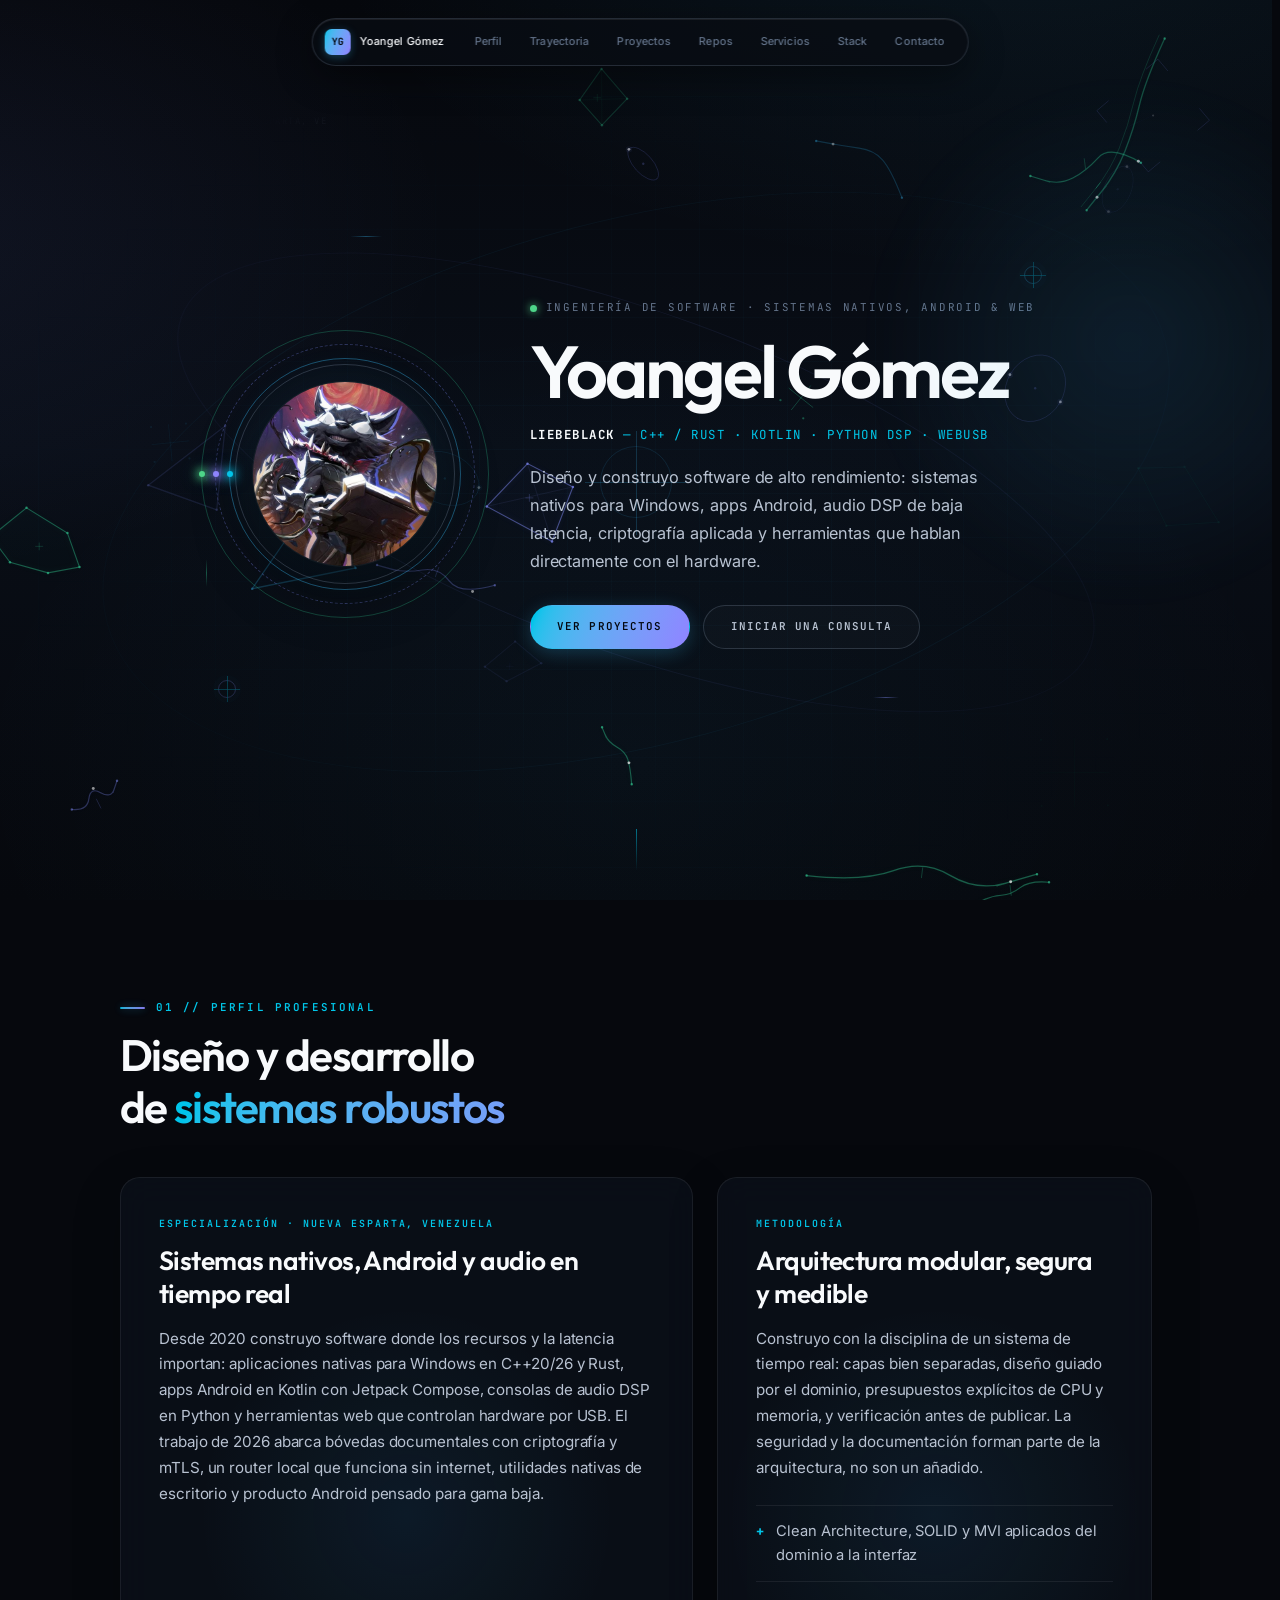
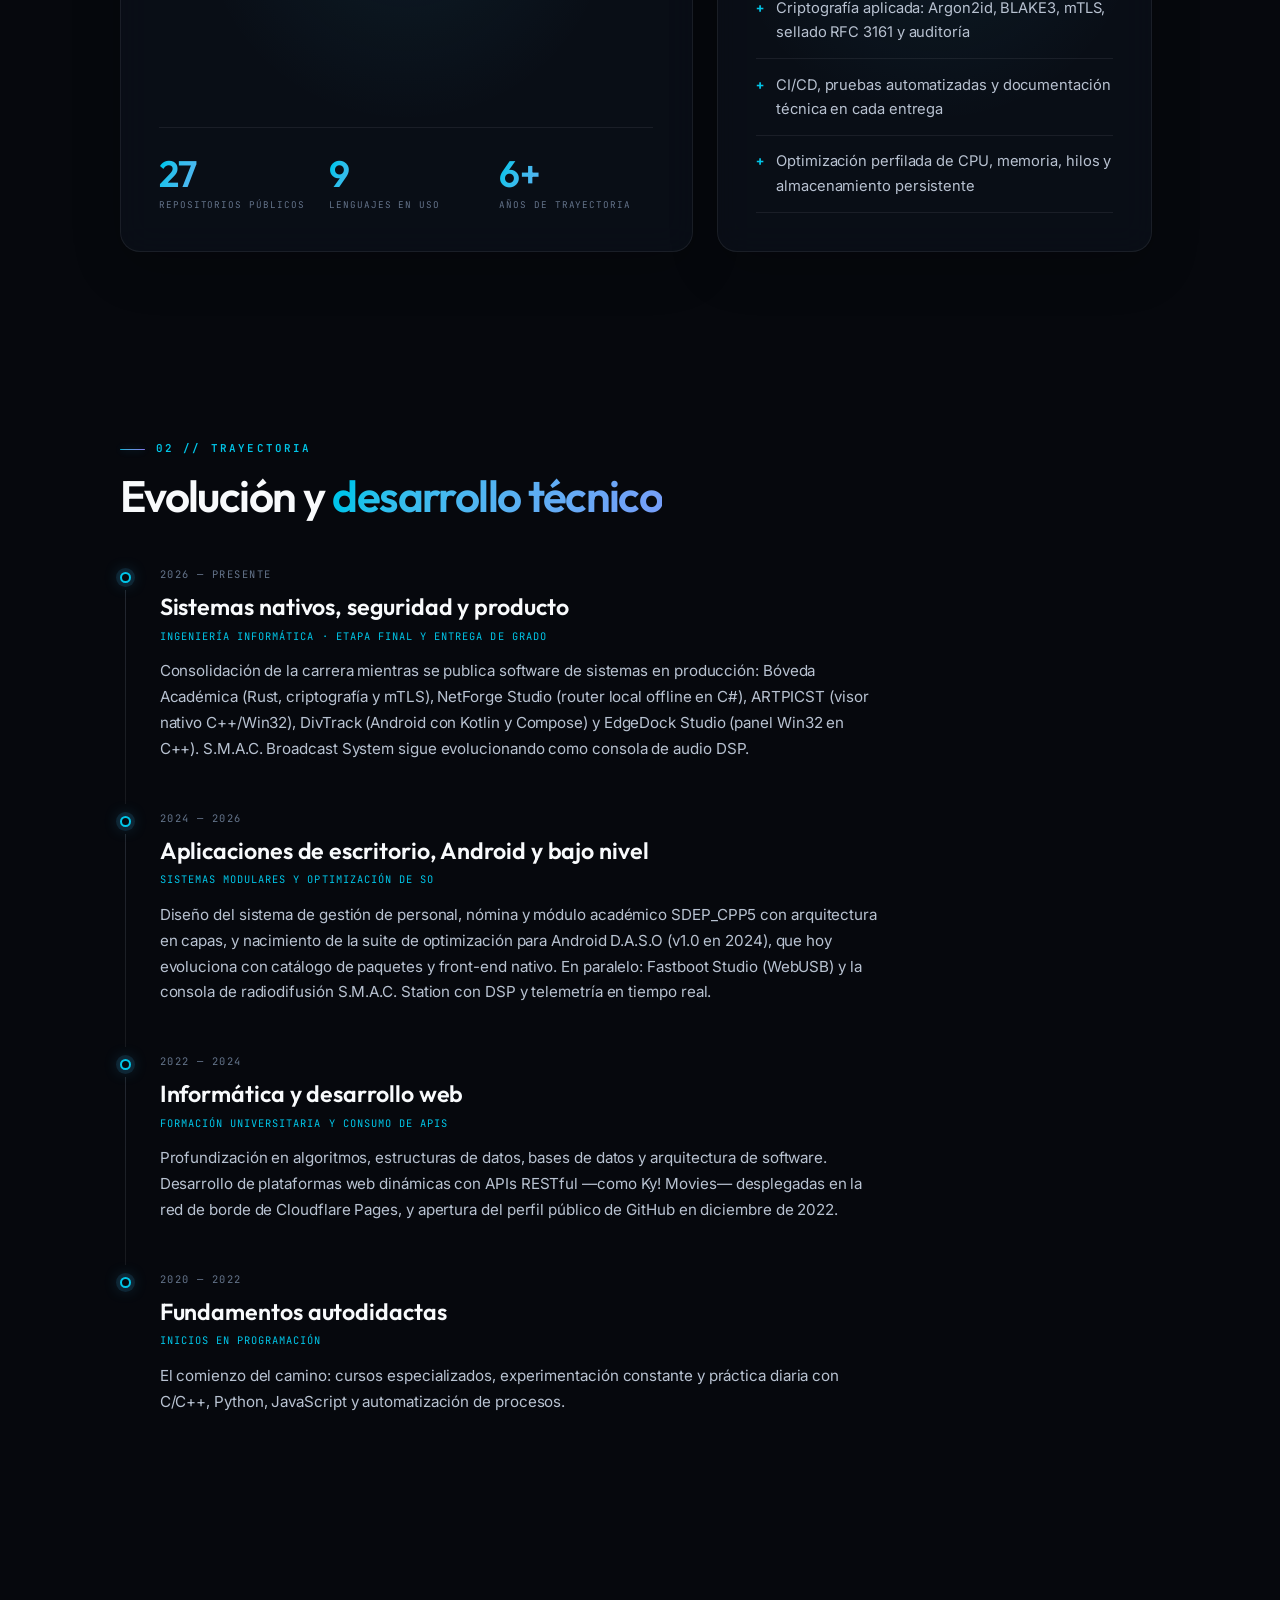
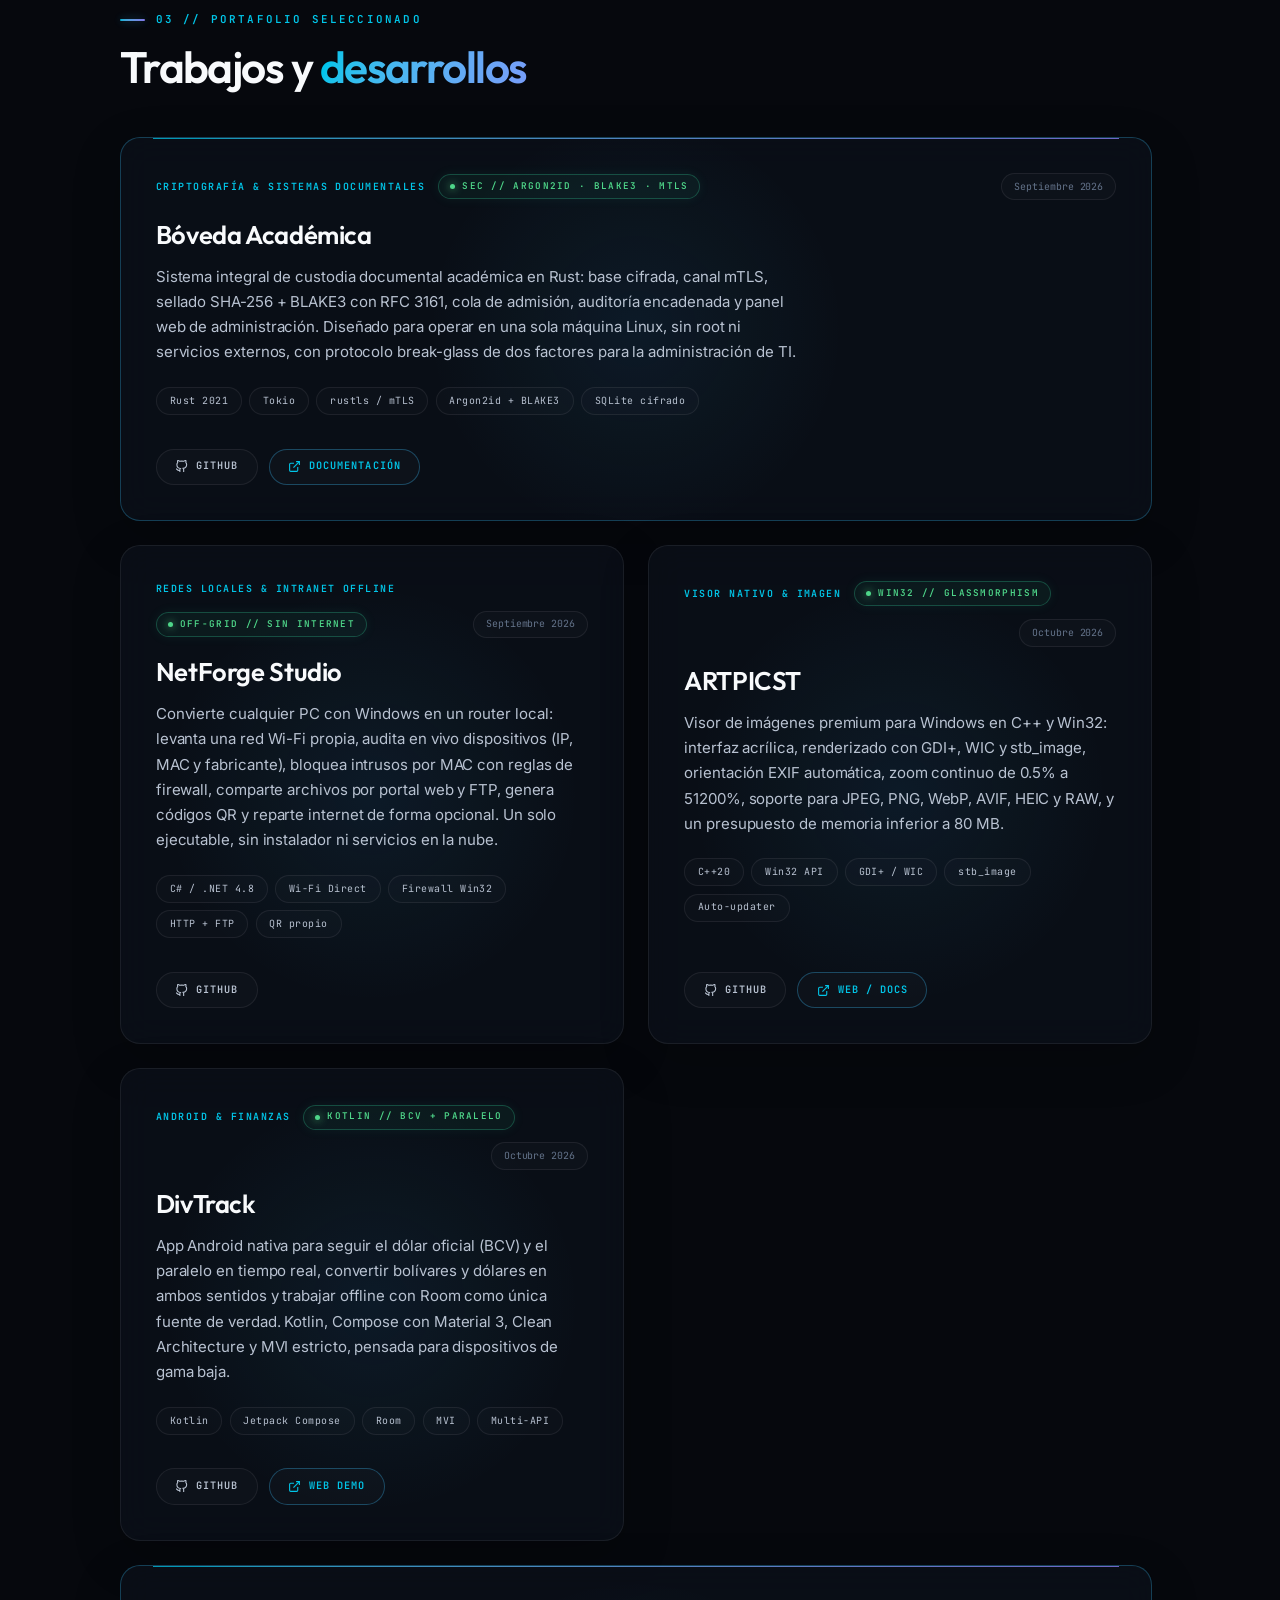
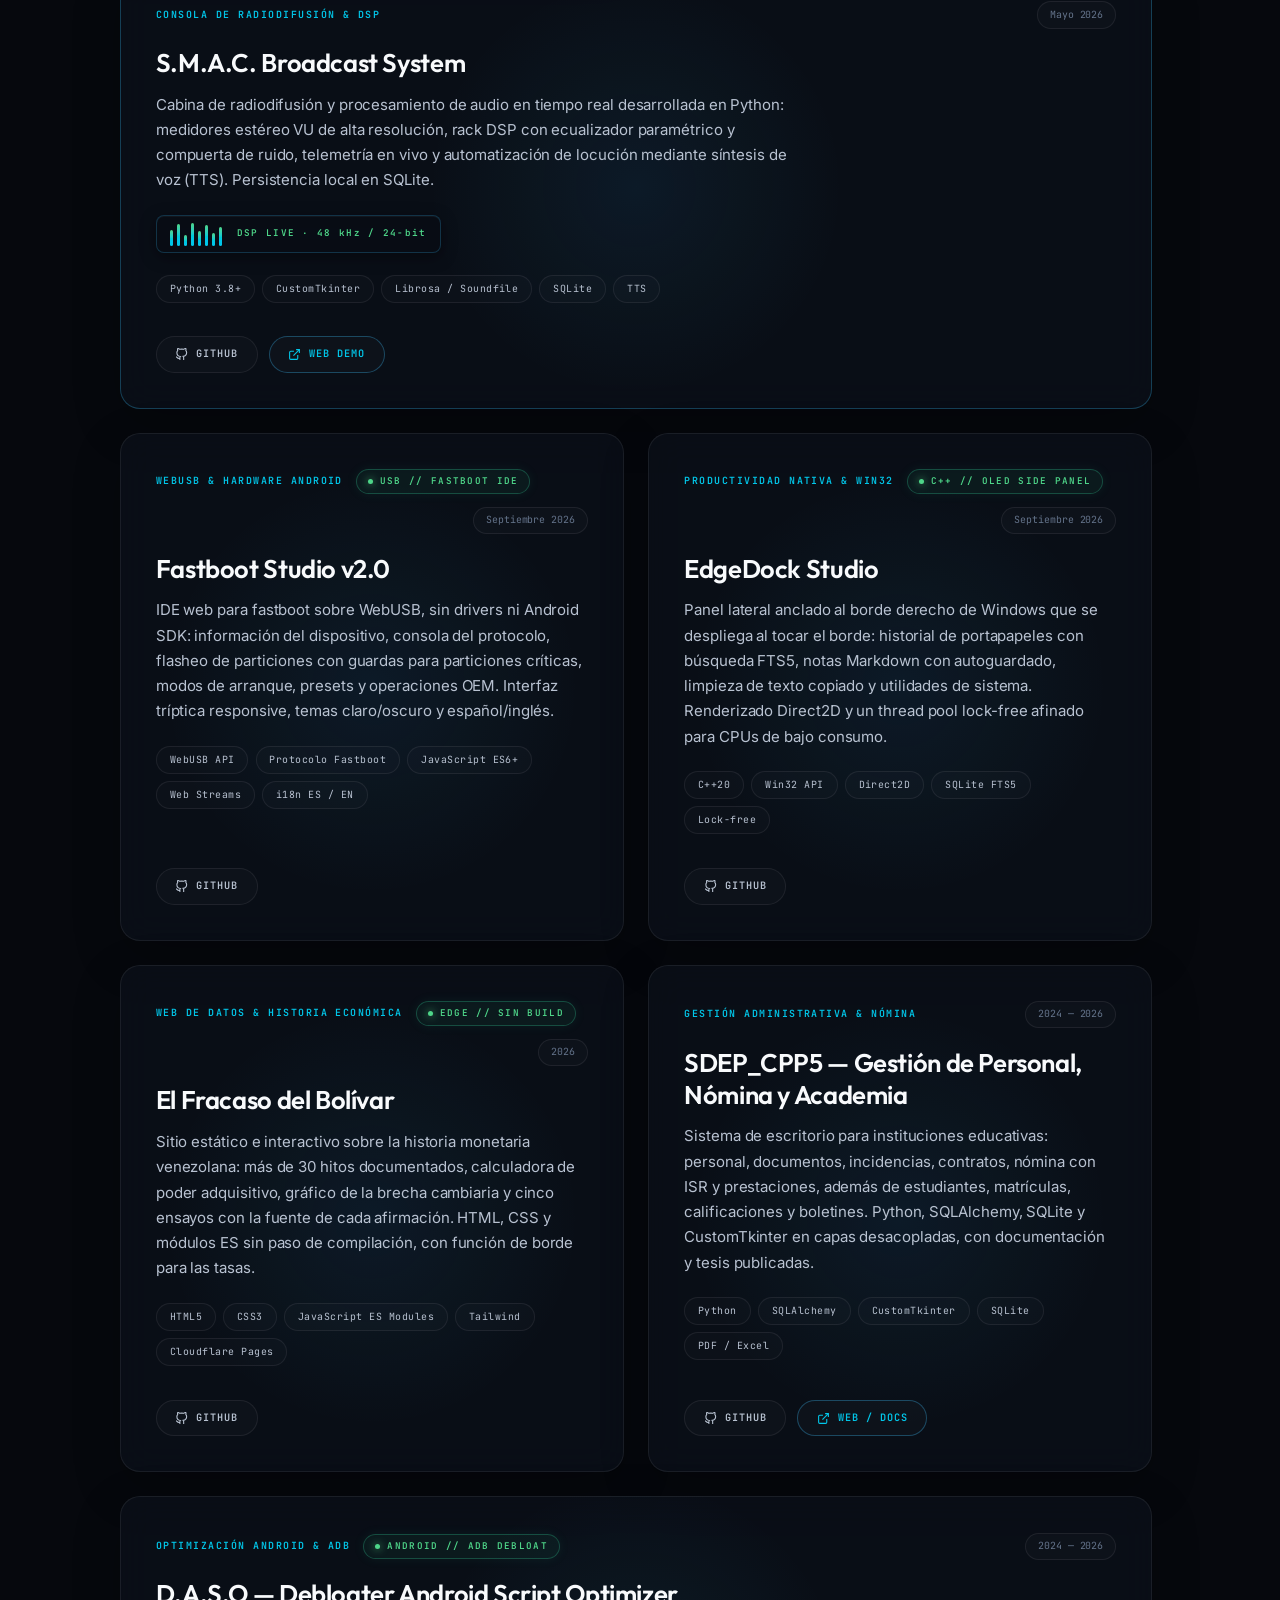
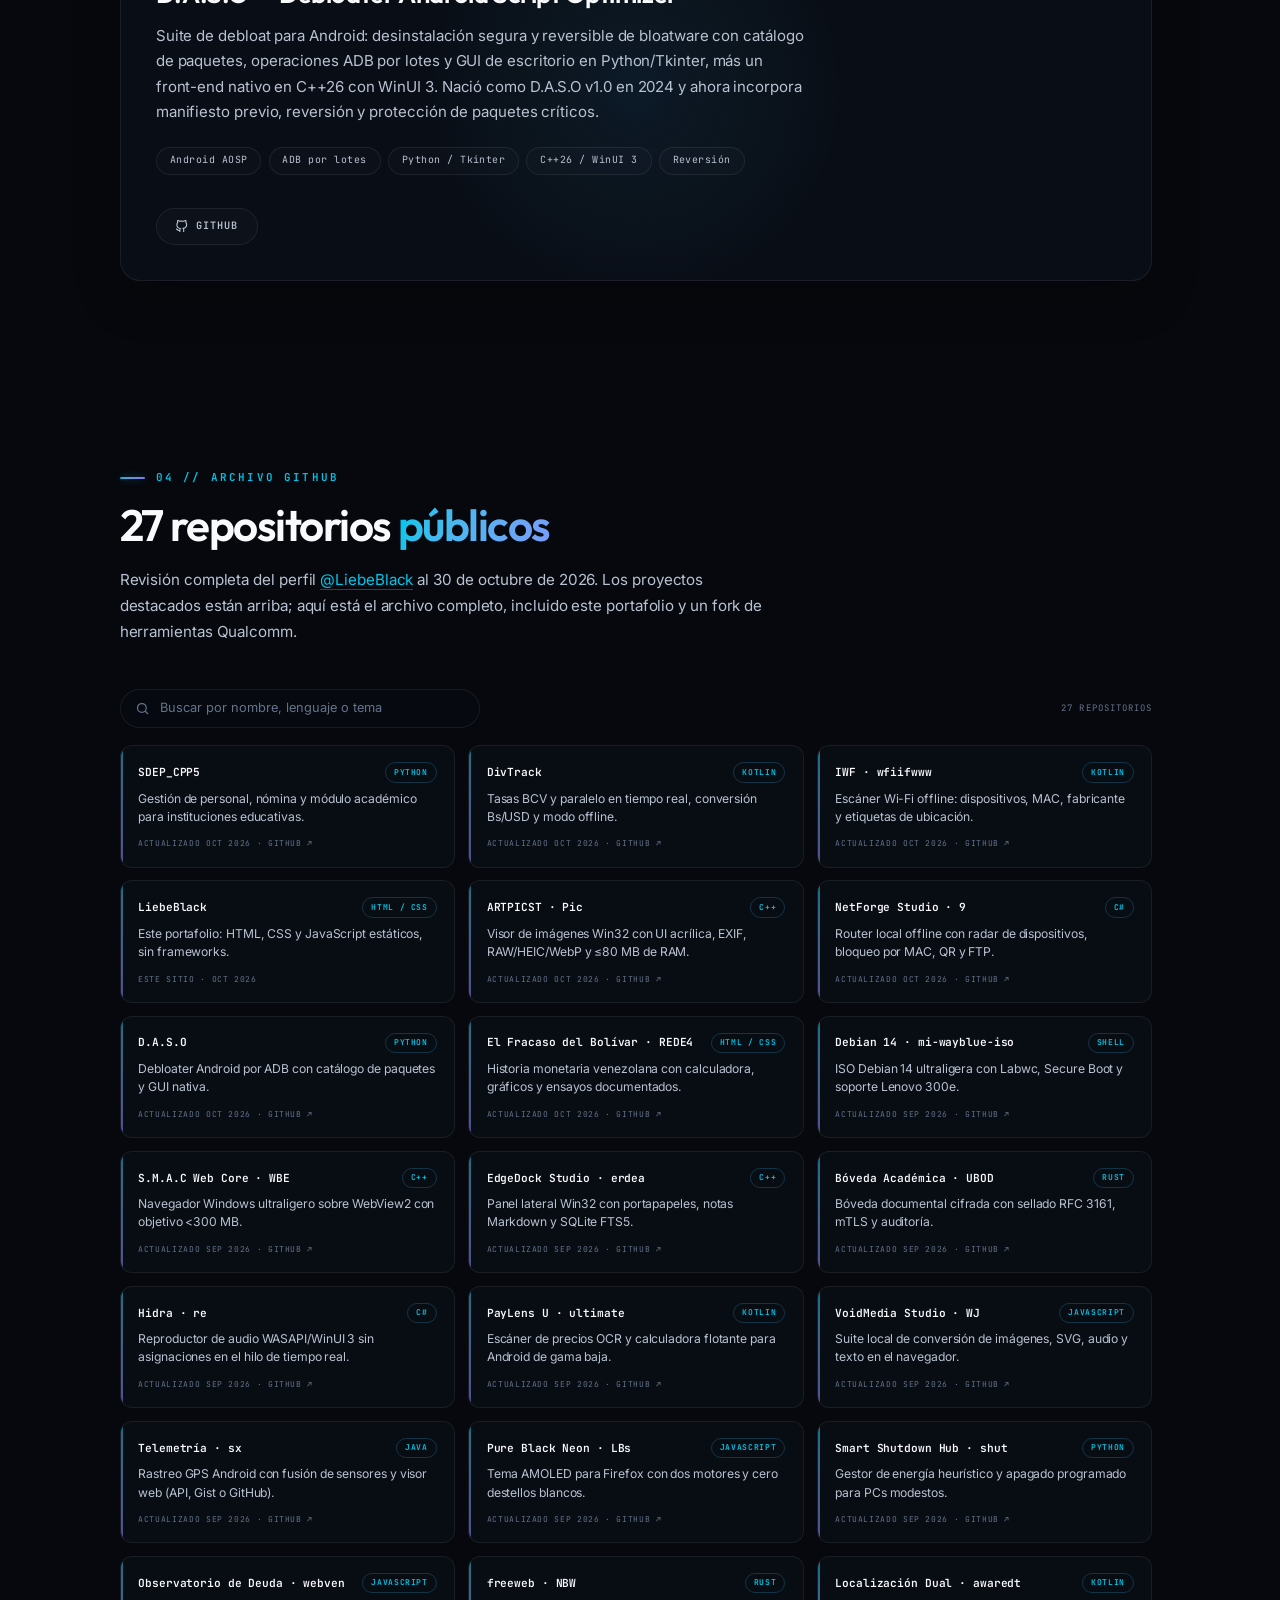
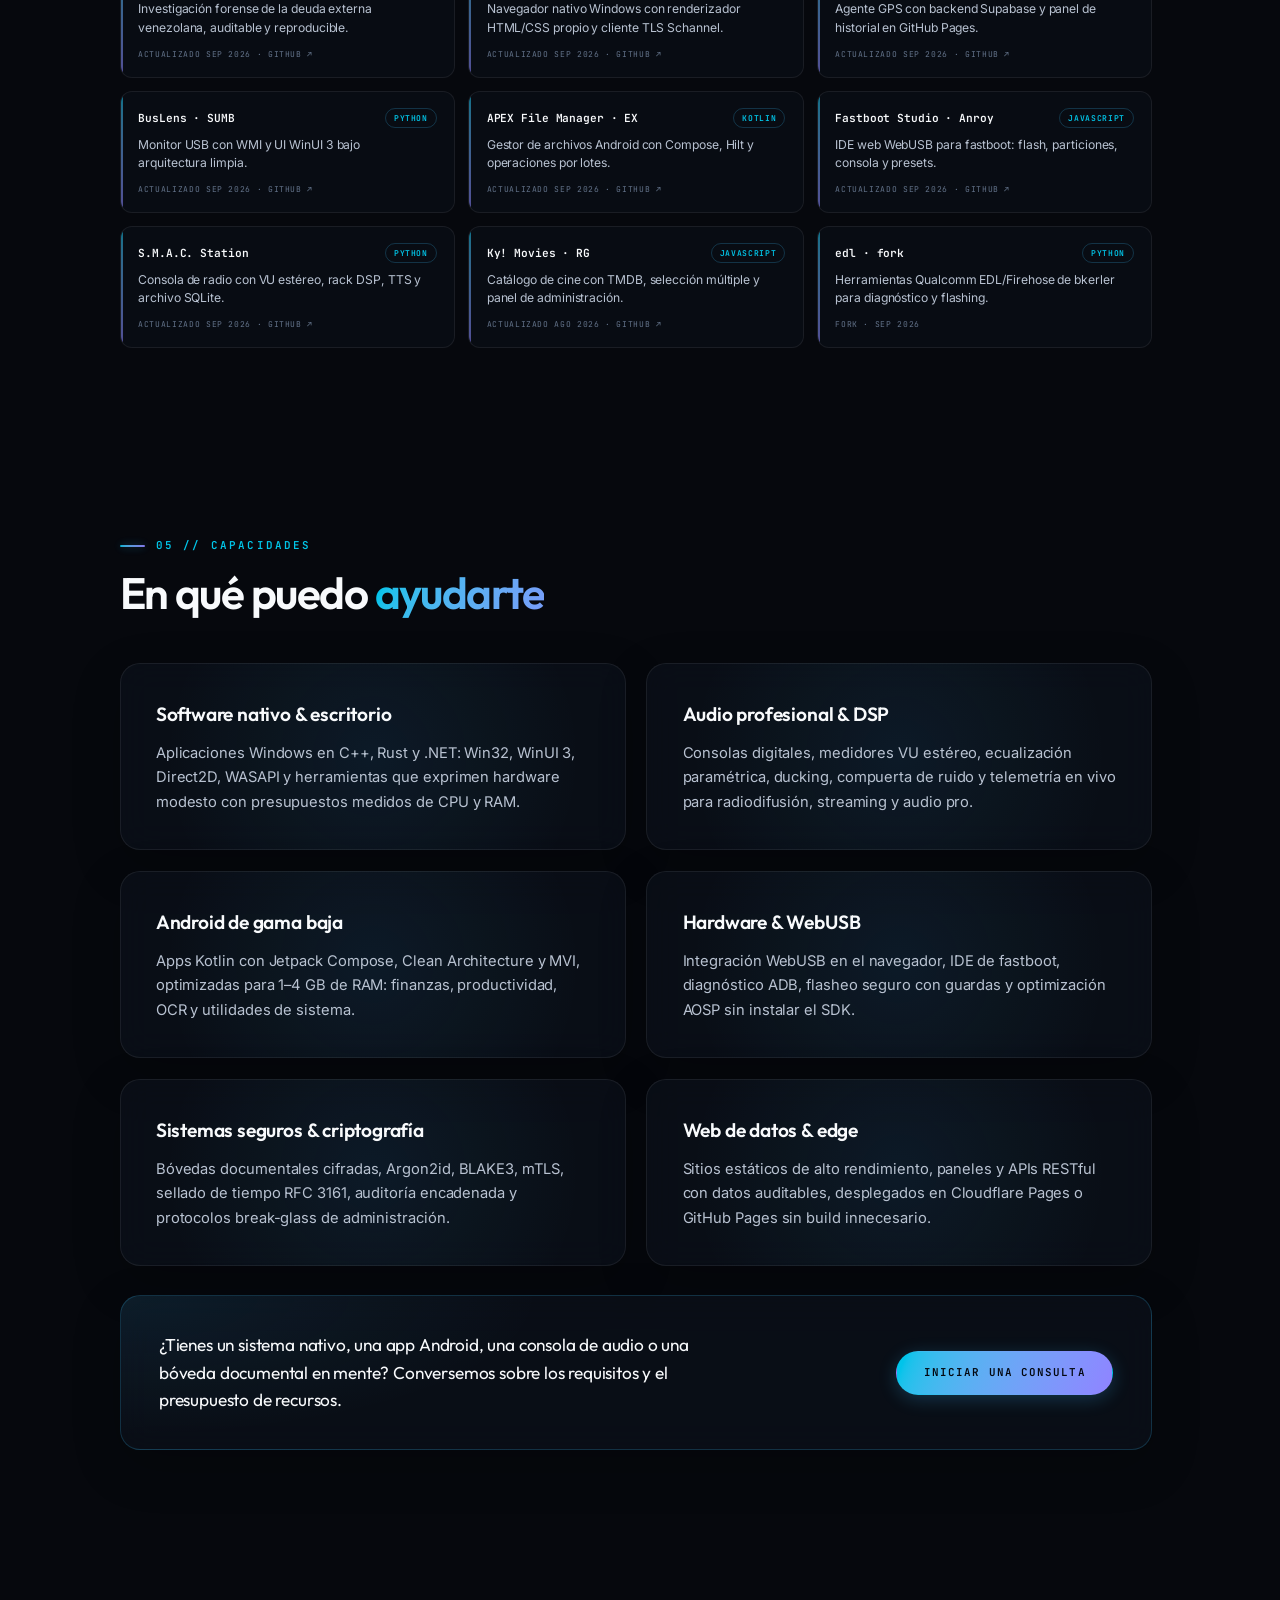
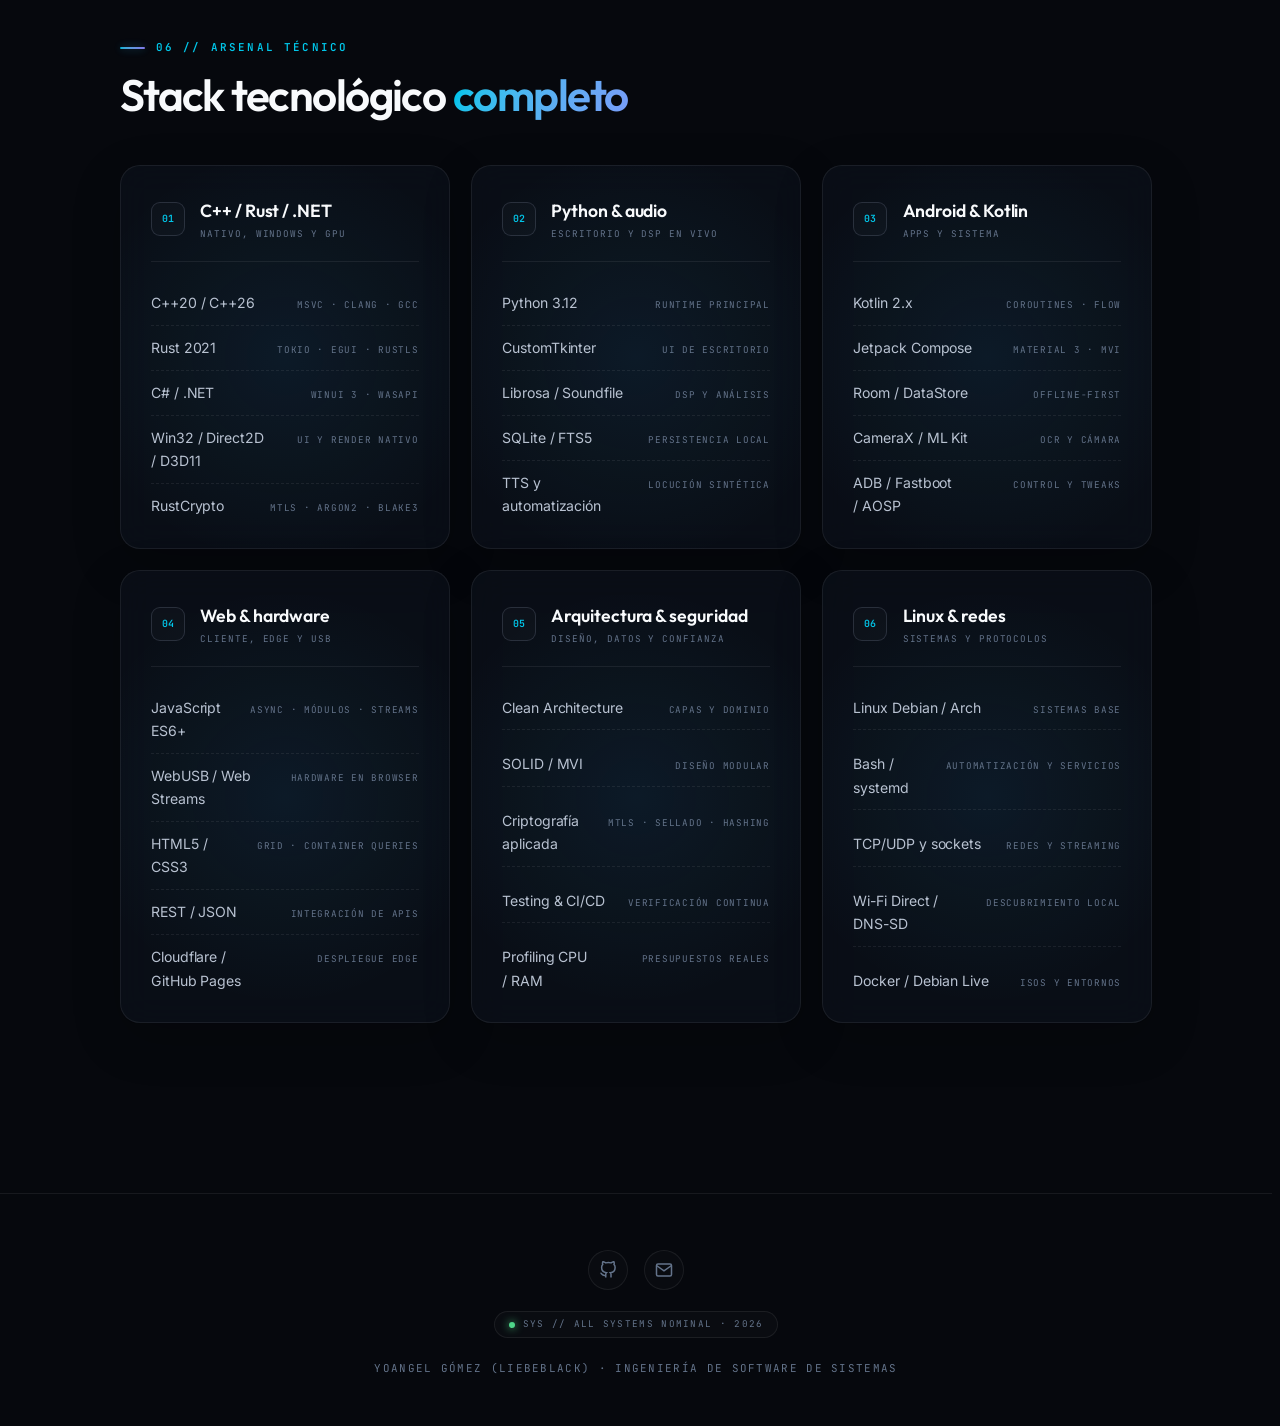
<file: docs/index.html>
<!DOCTYPE html>
<html lang="es" data-theme="dark">

<head>
    <meta charset="UTF-8">
    <meta name="viewport" content="width=device-width, initial-scale=1.0, viewport-fit=cover">
    <title>Yoangel Gómez (LiebeBlack) · Software de Sistemas, Android &amp; Web</title>
    <meta name="color-scheme" content="dark">
    <meta name="theme-color" content="#06080d">
    <meta name="description" content="Portafolio de Yoangel Gómez (LiebeBlack): 27 repositorios públicos de software de sistemas nativos en C++ y Rust, apps Android en Kotlin, audio DSP en Python, criptografía aplicada y herramientas WebUSB.">
    <meta name="keywords" content="Yoangel Gómez, LiebeBlack, Matsuri Wasp Protocol, Ingeniero de Software, Arquitectura de Sistemas, C++, Rust, Win32, WinUI 3, .NET, Kotlin, Jetpack Compose, Android, Python, CustomTkinter, Audio DSP, WebUSB, AOSP, ADB, SQLite, Criptografía, Bóveda Académica, NetForge Studio, ARTPICST, DivTrack, EdgeDock Studio, Clean Architecture">
    <meta name="author" content="Yoangel Gómez">
    <link rel="canonical" href="https://liebeblack.github.io/LiebeBlack/">
    <link rel="icon" href="favicon.ico" type="image/x-icon">

    <!-- Open Graph / Facebook -->
    <meta property="og:site_name" content="Yoangel Gómez · LiebeBlack">
    <meta property="og:title" content="Yoangel Gómez — Ingeniero de Software &amp; Arquitecto de Sistemas">
    <meta property="og:description" content="Sistemas nativos en C++ y Rust, apps Android en Kotlin, audio DSP en Python, criptografía aplicada y herramientas WebUSB. 27 repositorios públicos.">
    <meta property="og:type" content="website">
    <meta property="og:url" content="https://liebeblack.github.io/LiebeBlack/">
    <meta property="og:image" content="https://liebeblack.github.io/LiebeBlack/img/avatar_premium.png">
    <meta property="og:locale" content="es_ES">

    <!-- Twitter -->
    <meta name="twitter:card" content="summary_large_image">
    <meta name="twitter:title" content="Yoangel Gómez — Ingeniero de Software &amp; Arquitecto de Sistemas">
    <meta name="twitter:description" content="Software de sistemas, apps Android, audio DSP en tiempo real, criptografía aplicada y herramientas WebUSB.">
    <meta name="twitter:image" content="https://liebeblack.github.io/LiebeBlack/img/avatar_premium.png">

    <!-- Speculation Rules API (Chrome 157+ / Chromium Instant Navigation) -->
    <script type="speculationrules">
    {
      "prerender": [
        {
          "source": "list",
          "urls": ["contacto.html"],
          "eagerness": "moderate"
        }
      ]
    }
    </script>

    <!-- Structured Data (JSON-LD) -->
    <script type="application/ld+json">
    {
      "@context": "https://schema.org",
      "@graph": [
        {
          "@type": "Person",
          "@id": "https://liebeblack.github.io/LiebeBlack/#person",
          "name": "Yoangel Gómez",
          "alternateName": [
            "LiebeBlack",
            "Matsuri_Wasp-Protocol"
          ],
          "email": "GomezYoangel@gmail.com",
          "url": "https://liebeblack.github.io/LiebeBlack/",
          "image": "https://liebeblack.github.io/LiebeBlack/img/avatar_premium.png",
          "jobTitle": "Ingeniero de Software & Arquitecto de Sistemas",
          "description": "Ingeniero de software especializado en sistemas nativos C++ y Rust, apps Android con Kotlin, audio DSP en Python, criptografía aplicada y herramientas WebUSB.",
          "address": {
            "@type": "PostalAddress",
            "addressRegion": "Nueva Esparta",
            "addressCountry": "VE"
          },
          "knowsAbout": [
            "Desarrollo nativo en C++ y Rust",
            "Aplicaciones Android con Kotlin y Jetpack Compose",
            "Procesamiento de audio DSP en tiempo real",
            "Criptografía aplicada y seguridad de sistemas",
            "WebUSB, Fastboot y herramientas de hardware",
            "Arquitectura de software y optimización de rendimiento"
          ],
          "worksFor": {
            "@type": "Organization",
            "name": "Desarrollo Independiente de Software"
          },
          "sameAs": [
            "https://github.com/LiebeBlack"
          ]
        },
        {
          "@type": "WebSite",
          "@id": "https://liebeblack.github.io/LiebeBlack/#website",
          "url": "https://liebeblack.github.io/LiebeBlack/",
          "name": "Yoangel Gómez — Portafolio Profesional",
          "publisher": {
            "@id": "https://liebeblack.github.io/LiebeBlack/#person"
          },
          "inLanguage": "es"
        },
        {
          "@type": "ProfessionalService",
          "@id": "https://liebeblack.github.io/LiebeBlack/#service",
          "name": "Servicios de Ingeniería de Software por Yoangel Gómez",
          "url": "https://liebeblack.github.io/LiebeBlack/",
          "description": "Desarrollo de sistemas nativos en C++ y Rust, aplicaciones Android en Kotlin, procesamiento de audio DSP en Python, sistemas seguros con criptografía aplicada, interfaces WebUSB para hardware y arquitectura de software modular.",
          "provider": {
            "@id": "https://liebeblack.github.io/LiebeBlack/#person"
          },
          "serviceType": [
            "Ingeniería de Software",
            "Desarrollo nativo en C++ y Rust",
            "Aplicaciones Android en Kotlin y Jetpack Compose",
            "Procesamiento de Señales de Audio (DSP)",
            "Sistemas seguros y criptografía aplicada",
            "Interfaces de Hardware y WebUSB API",
            "Sitios y plataformas web de datos",
            "Optimización y Rendimiento de Sistemas"
          ],
          "areaServed": "Global"
        }
      ]
    }
    </script>

    <!-- Fonts & High-Priority Assets -->
    <link rel="preconnect" href="https://fonts.googleapis.com">
    <link rel="preconnect" href="https://fonts.gstatic.com" crossorigin>
    <link rel="dns-prefetch" href="https://fonts.googleapis.com">
    <link href="https://fonts.googleapis.com/css2?family=Inter:ital,wght@0,300;0,400;0,500;0,600;1,400&family=JetBrains+Mono:wght@400;500;600;700&family=Outfit:wght@400;500;600;700&display=swap" rel="stylesheet">
    <link rel="preload" href="img/avatar_premium.png" as="image" fetchpriority="high">

    <noscript>
        <style>
            .preloader { display: none !important; }
            [data-aos] { opacity: 1 !important; transform: none !important; }
        </style>
    </noscript>

    <link rel="stylesheet" href="css/base.css?v=23.0">
    <link rel="stylesheet" href="css/style.css?v=23.0">
    <meta name="google-site-verification" content="sIcVnR7j8Ux5H0mz0PAwFFTlCZnvJDmp1WnddLR1kUI">
</head>

<body class="main-page">

    <!-- Scroll Progress Indicator -->
    <div class="scroll-progress" aria-hidden="true"></div>

    <!-- Minimal HUD Preloader -->
    <div id="preloader" class="preloader" role="status" aria-live="polite">
        <div class="preloader__ring"></div>
        <div class="preloader__logo">YG</div>
        <span class="preloader__status">Iniciando sistemas // Nominal</span>
    </div>

    <!-- Quantum Particle Canvas (Whole Page Fullscreen Living Network) -->
    <canvas id="atomic-canvas" class="atomic-canvas" aria-hidden="true"></canvas>

    <!-- Floating Pill Navigation -->
    <header>
        <nav class="nav-contact" id="nav" aria-label="Navegación principal">
            <div class="nav-contact__inner">
                <a class="nav-brand" href="index.html" aria-label="Yoangel Gómez, inicio">
                    <span class="nav-brand__mark">YG</span>
                    <span class="nav-brand__name">Yoangel Gómez</span>
                </a>
                <ul class="nav-contact__links" id="nav-links">
                    <li><a href="#perfil">Perfil</a></li>
                    <li><a href="#experiencia">Trayectoria</a></li>
                    <li><a href="#proyectos">Proyectos</a></li>
                    <li><a href="#repositorios">Repos</a></li>
                    <li><a href="#servicios">Servicios</a></li>
                    <li><a href="#stack">Stack</a></li>
                    <li><a href="contacto.html">Contacto</a></li>
                </ul>
            </div>
        </nav>
    </header>

    <main>

        <!-- HERO SECTION -->
        <section class="hero-contact" id="hero" aria-label="Introducción">
            <!-- HUD Overlay -->
            <div class="hero-hud" aria-hidden="true">
                <span class="hud-coordinate hud-coordinate--top">11.033° N · 63.867° W · NUEVA ESPARTA, VE</span>
                <span class="hud-coordinate hud-coordinate--bottom">SYS // ONLINE · 27 REPOS · 2026</span>
                <span class="hud-scanline"></span>
                <span class="hud-target hud-target--one"></span>
                <span class="hud-target hud-target--two"></span>
                <span class="hud-crosshair"></span>
                <span class="hud-quantum-tick hud-quantum-tick--1"></span>
                <span class="hud-quantum-tick hud-quantum-tick--2"></span>
                <span class="hud-quantum-tick hud-quantum-tick--3"></span>
            </div>

            <div class="hero-layout">
                <div class="hero-avatar-container">
                    <!-- Atomic Orbital Physics Rings -->
                    <div class="atomic-orbit atomic-orbit--1" aria-hidden="true"><span class="orbit-electron"></span></div>
                    <div class="atomic-orbit atomic-orbit--2" aria-hidden="true"><span class="orbit-electron"></span></div>
                    <div class="atomic-orbit atomic-orbit--3" aria-hidden="true"><span class="orbit-electron"></span></div>
                    <div class="hero-avatar">
                        <img src="img/avatar_premium.png" alt="Yoangel Gómez (LiebeBlack)" width="216" height="216" fetchpriority="high" decoding="async">
                    </div>
                </div>

                <div class="hero-content">
                    <p class="hero-eyebrow">Ingeniería de Software · Sistemas nativos, Android &amp; Web</p>
                    <h1 class="title-extreme">Yoangel Gómez</h1>
                    <p class="hero-subtitle"><span class="hero-alias">LiebeBlack</span> — C++ / Rust · Kotlin · Python DSP · WebUSB</p>
                    <p class="hero-intro">Diseño y construyo software de alto rendimiento: sistemas nativos para Windows, apps Android, audio DSP de baja latencia, criptografía aplicada y herramientas que hablan directamente con el hardware.</p>
                    <div class="hero-actions">
                        <a href="#proyectos" class="btn btn--primary">Ver proyectos</a>
                        <a href="contacto.html" class="btn btn--ghost">Iniciar una consulta</a>
                    </div>
                </div>
            </div>
        </section>

        <!-- PERFIL PROFESIONAL -->
        <section class="section-profile" id="perfil" aria-labelledby="perfil-title">
            <div class="section-header" data-aos="fade-up">
                <span class="section-label">01 // Perfil Profesional</span>
                <h2 class="section-title" id="perfil-title">Diseño y desarrollo de <span class="gradient-text">sistemas robustos</span></h2>
            </div>

            <div class="profile-grid">
                <div class="profile-card profile-card--main" data-aos="fade-up" data-aos-delay="100">
                    <span class="profile-label">Especialización · Nueva Esparta, Venezuela</span>
                    <h3 class="profile-title">Sistemas nativos, Android y audio en tiempo real</h3>
                    <p class="profile-desc">
                        Desde 2020 construyo software donde los recursos y la latencia importan:
                        aplicaciones nativas para Windows en C++20/26 y Rust, apps Android en Kotlin
                        con Jetpack Compose, consolas de audio DSP en Python y herramientas web que
                        controlan hardware por USB. El trabajo de 2026 abarca bóvedas documentales con
                        criptografía y mTLS, un router local que funciona sin internet, utilidades
                        nativas de escritorio y producto Android pensado para gama baja.
                    </p>
                    <div class="profile-stats">
                        <div class="profile-stat">
                            <span class="stat-number">27</span>
                            <span class="stat-text">Repositorios públicos</span>
                        </div>
                        <div class="profile-stat">
                            <span class="stat-number">9</span>
                            <span class="stat-text">Lenguajes en uso</span>
                        </div>
                        <div class="profile-stat">
                            <span class="stat-number">6+</span>
                            <span class="stat-text">Años de trayectoria</span>
                        </div>
                    </div>
                </div>

                <div class="profile-card profile-card--method" data-aos="fade-up" data-aos-delay="200">
                    <span class="profile-label">Metodología</span>
                    <h3 class="profile-title">Arquitectura modular, segura y medible</h3>
                    <p class="profile-desc">
                        Construyo con la disciplina de un sistema de tiempo real: capas bien
                        separadas, diseño guiado por el dominio, presupuestos explícitos de CPU y
                        memoria, y verificación antes de publicar. La seguridad y la documentación
                        forman parte de la arquitectura, no son un añadido.
                    </p>
                    <ul class="profile-list">
                        <li>Clean Architecture, SOLID y MVI aplicados del dominio a la interfaz</li>
                        <li>Criptografía aplicada: Argon2id, BLAKE3, mTLS, sellado RFC 3161 y auditoría</li>
                        <li>CI/CD, pruebas automatizadas y documentación técnica en cada entrega</li>
                        <li>Optimización perfilada de CPU, memoria, hilos y almacenamiento persistente</li>
                    </ul>
                </div>
            </div>
        </section>

        <!-- TRAYECTORIA -->
        <section class="section-experience" id="experiencia" aria-labelledby="experiencia-title">
            <div class="section-header" data-aos="fade-up">
                <span class="section-label">02 // Trayectoria</span>
                <h2 class="section-title" id="experiencia-title">Evolución y <span class="gradient-text">desarrollo técnico</span></h2>
            </div>

            <div class="timeline-clean">
                <div class="timeline-item" data-aos="fade-up" data-aos-delay="100">
                    <span class="timeline-period">2026 — Presente</span>
                    <h3 class="timeline-role">Sistemas nativos, seguridad y producto</h3>
                    <p class="timeline-company">Ingeniería Informática · etapa final y entrega de grado</p>
                    <p class="timeline-desc">
                        Consolidación de la carrera mientras se publica software de sistemas en
                        producción: Bóveda Académica (Rust, criptografía y mTLS), NetForge Studio
                        (router local offline en C#), ARTPICST (visor nativo C++/Win32), DivTrack
                        (Android con Kotlin y Compose) y EdgeDock Studio (panel Win32 en C++).
                        S.M.A.C. Broadcast System sigue evolucionando como consola de audio DSP.
                    </p>
                </div>

                <div class="timeline-item" data-aos="fade-up" data-aos-delay="150">
                    <span class="timeline-period">2024 — 2026</span>
                    <h3 class="timeline-role">Aplicaciones de escritorio, Android y bajo nivel</h3>
                    <p class="timeline-company">Sistemas modulares y optimización de SO</p>
                    <p class="timeline-desc">
                        Diseño del sistema de gestión de personal, nómina y módulo académico
                        SDEP_CPP5 con arquitectura en capas, y nacimiento de la suite de optimización
                        para Android D.A.S.O (v1.0 en 2024), que hoy evoluciona con catálogo de
                        paquetes y front-end nativo. En paralelo: Fastboot Studio (WebUSB) y la
                        consola de radiodifusión S.M.A.C. Station con DSP y telemetría en tiempo real.
                    </p>
                </div>

                <div class="timeline-item" data-aos="fade-up" data-aos-delay="200">
                    <span class="timeline-period">2022 — 2024</span>
                    <h3 class="timeline-role">Informática y desarrollo web</h3>
                    <p class="timeline-company">Formación universitaria y consumo de APIs</p>
                    <p class="timeline-desc">
                        Profundización en algoritmos, estructuras de datos, bases de datos y
                        arquitectura de software. Desarrollo de plataformas web dinámicas con APIs
                        RESTful —como Ky! Movies— desplegadas en la red de borde de Cloudflare Pages,
                        y apertura del perfil público de GitHub en diciembre de 2022.
                    </p>
                </div>

                <div class="timeline-item" data-aos="fade-up" data-aos-delay="250">
                    <span class="timeline-period">2020 — 2022</span>
                    <h3 class="timeline-role">Fundamentos autodidactas</h3>
                    <p class="timeline-company">Inicios en programación</p>
                    <p class="timeline-desc">
                        El comienzo del camino: cursos especializados, experimentación constante y
                        práctica diaria con C/C++, Python, JavaScript y automatización de procesos.
                    </p>
                </div>
            </div>
        </section>

        <!-- PROYECTOS DESTACADOS -->
        <section class="section-projects" id="proyectos" aria-labelledby="proyectos-title">
            <div class="section-header" data-aos="fade-up">
                <span class="section-label">03 // Portafolio Seleccionado</span>
                <h2 class="section-title" id="proyectos-title">Trabajos y <span class="gradient-text">desarrollos</span></h2>
            </div>

            <div class="projects-grid">
                <!-- Bóveda Académica -->
                <article class="project-card project-card--featured" data-aos="fade-up" data-aos-delay="100">
                    <div class="project-meta">
                        <span class="project-category">Criptografía &amp; Sistemas Documentales</span>
                        <span class="telemetry-badge">SEC // ARGON2ID · BLAKE3 · MTLS</span>
                        <span class="project-year">Septiembre 2026</span>
                    </div>
                    <h3 class="project-title">Bóveda Académica</h3>
                    <p class="project-desc">
                        Sistema integral de custodia documental académica en Rust: base cifrada,
                        canal mTLS, sellado SHA-256 + BLAKE3 con RFC 3161, cola de admisión,
                        auditoría encadenada y panel web de administración. Diseñado para operar
                        en una sola máquina Linux, sin root ni servicios externos, con protocolo
                        break-glass de dos factores para la administración de TI.
                    </p>
                    <div class="project-tags">
                        <span>Rust 2021</span>
                        <span>Tokio</span>
                        <span>rustls / mTLS</span>
                        <span>Argon2id + BLAKE3</span>
                        <span>SQLite cifrado</span>
                    </div>
                    <div class="project-actions">
                        <a href="https://github.com/LiebeBlack/UBOD" target="_blank" rel="noopener noreferrer" class="project-link">
                            <svg width="14" height="14" viewBox="0 0 24 24" fill="none" stroke="currentColor" stroke-width="2" aria-hidden="true"><path d="M9 19c-5 1.5-5-2.5-7-3m14 6v-3.87a3.37 3.37 0 0 0-.94-2.61c3.14-.35 6.44-1.54 6.44-7A5.44 5.44 0 0 0 20 4.77 5.07 5.07 0 0 0 19.91 1S18.73.65 16 2.48a13.38 13.38 0 0 0-7 0C6.27.65 5.09 1 5.09 1A5.07 5.07 0 0 0 5 4.77a5.44 5.44 0 0 0-1.5 3.78c0 5.42 3.3 6.61 6.44 7A3.37 3.37 0 0 0 9 18.13V22"></path></svg>
                            GitHub
                        </a>
                        <a href="https://github.com/LiebeBlack/UBOD/blob/main/docs/index.html" target="_blank" rel="noopener noreferrer" class="project-link project-link--demo">
                            <svg width="14" height="14" viewBox="0 0 24 24" fill="none" stroke="currentColor" stroke-width="2" aria-hidden="true"><path d="M18 13v6a2 2 0 0 1-2 2H5a2 2 0 0 1-2-2V8a2 2 0 0 1 2-2h6"></path><polyline points="15 3 21 3 21 9"></polyline><line x1="10" y1="14" x2="21" y2="3"></line></svg>
                            Documentación
                        </a>
                    </div>
                </article>

                <!-- NetForge Studio -->
                <article class="project-card" data-aos="fade-up" data-aos-delay="150">
                    <div class="project-meta">
                        <span class="project-category">Redes locales &amp; Intranet offline</span>
                        <span class="telemetry-badge">OFF-GRID // SIN INTERNET</span>
                        <span class="project-year">Septiembre 2026</span>
                    </div>
                    <h3 class="project-title">NetForge Studio</h3>
                    <p class="project-desc">
                        Convierte cualquier PC con Windows en un router local: levanta una red Wi-Fi
                        propia, audita en vivo dispositivos (IP, MAC y fabricante), bloquea intrusos
                        por MAC con reglas de firewall, comparte archivos por portal web y FTP, genera
                        códigos QR y reparte internet de forma opcional. Un solo ejecutable, sin
                        instalador ni servicios en la nube.
                    </p>
                    <div class="project-tags">
                        <span>C# / .NET 4.8</span>
                        <span>Wi-Fi Direct</span>
                        <span>Firewall Win32</span>
                        <span>HTTP + FTP</span>
                        <span>QR propio</span>
                    </div>
                    <div class="project-actions">
                        <a href="https://github.com/LiebeBlack/9" target="_blank" rel="noopener noreferrer" class="project-link">
                            <svg width="14" height="14" viewBox="0 0 24 24" fill="none" stroke="currentColor" stroke-width="2" aria-hidden="true"><path d="M9 19c-5 1.5-5-2.5-7-3m14 6v-3.87a3.37 3.37 0 0 0-.94-2.61c3.14-.35 6.44-1.54 6.44-7A5.44 5.44 0 0 0 20 4.77 5.07 5.07 0 0 0 19.91 1S18.73.65 16 2.48a13.38 13.38 0 0 0-7 0C6.27.65 5.09 1 5.09 1A5.07 5.07 0 0 0 5 4.77a5.44 5.44 0 0 0-1.5 3.78c0 5.42 3.3 6.61 6.44 7A3.37 3.37 0 0 0 9 18.13V22"></path></svg>
                            GitHub
                        </a>
                    </div>
                </article>

                <!-- ARTPICST -->
                <article class="project-card" data-aos="fade-up" data-aos-delay="200">
                    <div class="project-meta">
                        <span class="project-category">Visor nativo &amp; Imagen</span>
                        <span class="telemetry-badge">WIN32 // GLASSMORPHISM</span>
                        <span class="project-year">Octubre 2026</span>
                    </div>
                    <h3 class="project-title">ARTPICST</h3>
                    <p class="project-desc">
                        Visor de imágenes premium para Windows en C++ y Win32: interfaz acrílica,
                        renderizado con GDI+, WIC y stb_image, orientación EXIF automática, zoom
                        continuo de 0.5% a 51200%, soporte para JPEG, PNG, WebP, AVIF, HEIC y RAW,
                        y un presupuesto de memoria inferior a 80 MB.
                    </p>
                    <div class="project-tags">
                        <span>C++20</span>
                        <span>Win32 API</span>
                        <span>GDI+ / WIC</span>
                        <span>stb_image</span>
                        <span>Auto-updater</span>
                    </div>
                    <div class="project-actions">
                        <a href="https://github.com/LiebeBlack/Pic" target="_blank" rel="noopener noreferrer" class="project-link">
                            <svg width="14" height="14" viewBox="0 0 24 24" fill="none" stroke="currentColor" stroke-width="2" aria-hidden="true"><path d="M9 19c-5 1.5-5-2.5-7-3m14 6v-3.87a3.37 3.37 0 0 0-.94-2.61c3.14-.35 6.44-1.54 6.44-7A5.44 5.44 0 0 0 20 4.77 5.07 5.07 0 0 0 19.91 1S18.73.65 16 2.48a13.38 13.38 0 0 0-7 0C6.27.65 5.09 1 5.09 1A5.07 5.07 0 0 0 5 4.77a5.44 5.44 0 0 0-1.5 3.78c0 5.42 3.3 6.61 6.44 7A3.37 3.37 0 0 0 9 18.13V22"></path></svg>
                            GitHub
                        </a>
                        <a href="https://liebeblack.github.io/Pic/" target="_blank" rel="noopener noreferrer" class="project-link project-link--demo">
                            <svg width="14" height="14" viewBox="0 0 24 24" fill="none" stroke="currentColor" stroke-width="2" aria-hidden="true"><path d="M18 13v6a2 2 0 0 1-2 2H5a2 2 0 0 1-2-2V8a2 2 0 0 1 2-2h6"></path><polyline points="15 3 21 3 21 9"></polyline><line x1="10" y1="14" x2="21" y2="3"></line></svg>
                            Web / Docs
                        </a>
                    </div>
                </article>

                <!-- DivTrack -->
                <article class="project-card" data-aos="fade-up" data-aos-delay="250">
                    <div class="project-meta">
                        <span class="project-category">Android &amp; Finanzas</span>
                        <span class="telemetry-badge">KOTLIN // BCV + PARALELO</span>
                        <span class="project-year">Octubre 2026</span>
                    </div>
                    <h3 class="project-title">DivTrack</h3>
                    <p class="project-desc">
                        App Android nativa para seguir el dólar oficial (BCV) y el paralelo en tiempo
                        real, convertir bolívares y dólares en ambos sentidos y trabajar offline con
                        Room como única fuente de verdad. Kotlin, Compose con Material 3, Clean
                        Architecture y MVI estricto, pensada para dispositivos de gama baja.
                    </p>
                    <div class="project-tags">
                        <span>Kotlin</span>
                        <span>Jetpack Compose</span>
                        <span>Room</span>
                        <span>MVI</span>
                        <span>Multi-API</span>
                    </div>
                    <div class="project-actions">
                        <a href="https://github.com/LiebeBlack/DivTrack" target="_blank" rel="noopener noreferrer" class="project-link">
                            <svg width="14" height="14" viewBox="0 0 24 24" fill="none" stroke="currentColor" stroke-width="2" aria-hidden="true"><path d="M9 19c-5 1.5-5-2.5-7-3m14 6v-3.87a3.37 3.37 0 0 0-.94-2.61c3.14-.35 6.44-1.54 6.44-7A5.44 5.44 0 0 0 20 4.77 5.07 5.07 0 0 0 19.91 1S18.73.65 16 2.48a13.38 13.38 0 0 0-7 0C6.27.65 5.09 1 5.09 1A5.07 5.07 0 0 0 5 4.77a5.44 5.44 0 0 0-1.5 3.78c0 5.42 3.3 6.61 6.44 7A3.37 3.37 0 0 0 9 18.13V22"></path></svg>
                            GitHub
                        </a>
                        <a href="https://liebeblack.github.io/DivTrack/" target="_blank" rel="noopener noreferrer" class="project-link project-link--demo">
                            <svg width="14" height="14" viewBox="0 0 24 24" fill="none" stroke="currentColor" stroke-width="2" aria-hidden="true"><path d="M18 13v6a2 2 0 0 1-2 2H5a2 2 0 0 1-2-2V8a2 2 0 0 1 2-2h6"></path><polyline points="15 3 21 3 21 9"></polyline><line x1="10" y1="14" x2="21" y2="3"></line></svg>
                            Web Demo
                        </a>
                    </div>
                </article>

                <!-- S.M.A.C. Broadcast System -->
                <article class="project-card project-card--featured" data-aos="fade-up" data-aos-delay="100">
                    <div class="project-meta">
                        <span class="project-category">Consola de radiodifusión &amp; DSP</span>
                        <span class="project-year">Mayo 2026</span>
                    </div>
                    <h3 class="project-title">S.M.A.C. Broadcast System</h3>
                    <p class="project-desc">
                        Cabina de radiodifusión y procesamiento de audio en tiempo real desarrollada
                        en Python: medidores estéreo VU de alta resolución, rack DSP con ecualizador
                        paramétrico y compuerta de ruido, telemetría en vivo y automatización de
                        locución mediante síntesis de voz (TTS). Persistencia local en SQLite.
                    </p>
                    <div class="dsp-visualizer" aria-hidden="true">
                        <span class="dsp-bar" style="--d: 0.1s; --h: 70%;"></span>
                        <span class="dsp-bar" style="--d: 0.3s; --h: 92%;"></span>
                        <span class="dsp-bar" style="--d: 0.05s; --h: 45%;"></span>
                        <span class="dsp-bar" style="--d: 0.25s; --h: 98%;"></span>
                        <span class="dsp-bar" style="--d: 0.4s; --h: 65%;"></span>
                        <span class="dsp-bar" style="--d: 0.15s; --h: 88%;"></span>
                        <span class="dsp-bar" style="--d: 0.35s; --h: 55%;"></span>
                        <span class="dsp-bar" style="--d: 0.2s; --h: 82%;"></span>
                        <span class="dsp-label">DSP LIVE · 48 kHz / 24-bit</span>
                    </div>
                    <div class="project-tags">
                        <span>Python 3.8+</span>
                        <span>CustomTkinter</span>
                        <span>Librosa / Soundfile</span>
                        <span>SQLite</span>
                        <span>TTS</span>
                    </div>
                    <div class="project-actions">
                        <a href="https://github.com/LiebeBlack/S.M.A.C_Station" target="_blank" rel="noopener noreferrer" class="project-link">
                            <svg width="14" height="14" viewBox="0 0 24 24" fill="none" stroke="currentColor" stroke-width="2" aria-hidden="true"><path d="M9 19c-5 1.5-5-2.5-7-3m14 6v-3.87a3.37 3.37 0 0 0-.94-2.61c3.14-.35 6.44-1.54 6.44-7A5.44 5.44 0 0 0 20 4.77 5.07 5.07 0 0 0 19.91 1S18.73.65 16 2.48a13.38 13.38 0 0 0-7 0C6.27.65 5.09 1 5.09 1A5.07 5.07 0 0 0 5 4.77a5.44 5.44 0 0 0-1.5 3.78c0 5.42 3.3 6.61 6.44 7A3.37 3.37 0 0 0 9 18.13V22"></path></svg>
                            GitHub
                        </a>
                        <a href="https://liebeblack.github.io/S.M.A.C_Station/" target="_blank" rel="noopener noreferrer" class="project-link project-link--demo">
                            <svg width="14" height="14" viewBox="0 0 24 24" fill="none" stroke="currentColor" stroke-width="2" aria-hidden="true"><path d="M18 13v6a2 2 0 0 1-2 2H5a2 2 0 0 1-2-2V8a2 2 0 0 1 2-2h6"></path><polyline points="15 3 21 3 21 9"></polyline><line x1="10" y1="14" x2="21" y2="3"></line></svg>
                            Web Demo
                        </a>
                    </div>
                </article>

                <!-- Fastboot Studio -->
                <article class="project-card" data-aos="fade-up" data-aos-delay="150">
                    <div class="project-meta">
                        <span class="project-category">WebUSB &amp; Hardware Android</span>
                        <span class="telemetry-badge">USB // FASTBOOT IDE</span>
                        <span class="project-year">Septiembre 2026</span>
                    </div>
                    <h3 class="project-title">Fastboot Studio v2.0</h3>
                    <p class="project-desc">
                        IDE web para fastboot sobre WebUSB, sin drivers ni Android SDK: información
                        del dispositivo, consola del protocolo, flasheo de particiones con guardas para
                        particiones críticas, modos de arranque, presets y operaciones OEM. Interfaz
                        tríptica responsive, temas claro/oscuro y español/inglés.
                    </p>
                    <div class="project-tags">
                        <span>WebUSB API</span>
                        <span>Protocolo Fastboot</span>
                        <span>JavaScript ES6+</span>
                        <span>Web Streams</span>
                        <span>i18n ES / EN</span>
                    </div>
                    <div class="project-actions">
                        <a href="https://github.com/LiebeBlack/Anroy" target="_blank" rel="noopener noreferrer" class="project-link">
                            <svg width="14" height="14" viewBox="0 0 24 24" fill="none" stroke="currentColor" stroke-width="2" aria-hidden="true"><path d="M9 19c-5 1.5-5-2.5-7-3m14 6v-3.87a3.37 3.37 0 0 0-.94-2.61c3.14-.35 6.44-1.54 6.44-7A5.44 5.44 0 0 0 20 4.77 5.07 5.07 0 0 0 19.91 1S18.73.65 16 2.48a13.38 13.38 0 0 0-7 0C6.27.65 5.09 1 5.09 1A5.07 5.07 0 0 0 5 4.77a5.44 5.44 0 0 0-1.5 3.78c0 5.42 3.3 6.61 6.44 7A3.37 3.37 0 0 0 9 18.13V22"></path></svg>
                            GitHub
                        </a>
                    </div>
                </article>

                <!-- EdgeDock Studio -->
                <article class="project-card" data-aos="fade-up" data-aos-delay="200">
                    <div class="project-meta">
                        <span class="project-category">Productividad nativa &amp; Win32</span>
                        <span class="telemetry-badge">C++ // OLED SIDE PANEL</span>
                        <span class="project-year">Septiembre 2026</span>
                    </div>
                    <h3 class="project-title">EdgeDock Studio</h3>
                    <p class="project-desc">
                        Panel lateral anclado al borde derecho de Windows que se despliega al tocar el
                        borde: historial de portapapeles con búsqueda FTS5, notas Markdown con
                        autoguardado, limpieza de texto copiado y utilidades de sistema. Renderizado
                        Direct2D y un thread pool lock-free afinado para CPUs de bajo consumo.
                    </p>
                    <div class="project-tags">
                        <span>C++20</span>
                        <span>Win32 API</span>
                        <span>Direct2D</span>
                        <span>SQLite FTS5</span>
                        <span>Lock-free</span>
                    </div>
                    <div class="project-actions">
                        <a href="https://github.com/LiebeBlack/erdea" target="_blank" rel="noopener noreferrer" class="project-link">
                            <svg width="14" height="14" viewBox="0 0 24 24" fill="none" stroke="currentColor" stroke-width="2" aria-hidden="true"><path d="M9 19c-5 1.5-5-2.5-7-3m14 6v-3.87a3.37 3.37 0 0 0-.94-2.61c3.14-.35 6.44-1.54 6.44-7A5.44 5.44 0 0 0 20 4.77 5.07 5.07 0 0 0 19.91 1S18.73.65 16 2.48a13.38 13.38 0 0 0-7 0C6.27.65 5.09 1 5.09 1A5.07 5.07 0 0 0 5 4.77a5.44 5.44 0 0 0-1.5 3.78c0 5.42 3.3 6.61 6.44 7A3.37 3.37 0 0 0 9 18.13V22"></path></svg>
                            GitHub
                        </a>
                    </div>
                </article>

                <!-- El Fracaso del Bolívar -->
                <article class="project-card" data-aos="fade-up" data-aos-delay="250">
                    <div class="project-meta">
                        <span class="project-category">Web de datos &amp; Historia económica</span>
                        <span class="telemetry-badge">EDGE // SIN BUILD</span>
                        <span class="project-year">2026</span>
                    </div>
                    <h3 class="project-title">El Fracaso del Bolívar</h3>
                    <p class="project-desc">
                        Sitio estático e interactivo sobre la historia monetaria venezolana: más de 30 hitos
                        documentados, calculadora de poder adquisitivo, gráfico de la brecha cambiaria
                        y cinco ensayos con la fuente de cada afirmación. HTML, CSS y módulos ES sin
                        paso de compilación, con función de borde para las tasas.
                    </p>
                    <div class="project-tags">
                        <span>HTML5</span>
                        <span>CSS3</span>
                        <span>JavaScript ES Modules</span>
                        <span>Tailwind</span>
                        <span>Cloudflare Pages</span>
                    </div>
                    <div class="project-actions">
                        <a href="https://github.com/LiebeBlack/REDE4" target="_blank" rel="noopener noreferrer" class="project-link">
                            <svg width="14" height="14" viewBox="0 0 24 24" fill="none" stroke="currentColor" stroke-width="2" aria-hidden="true"><path d="M9 19c-5 1.5-5-2.5-7-3m14 6v-3.87a3.37 3.37 0 0 0-.94-2.61c3.14-.35 6.44-1.54 6.44-7A5.44 5.44 0 0 0 20 4.77 5.07 5.07 0 0 0 19.91 1S18.73.65 16 2.48a13.38 13.38 0 0 0-7 0C6.27.65 5.09 1 5.09 1A5.07 5.07 0 0 0 5 4.77a5.44 5.44 0 0 0-1.5 3.78c0 5.42 3.3 6.61 6.44 7A3.37 3.37 0 0 0 9 18.13V22"></path></svg>
                            GitHub
                        </a>
                    </div>
                </article>

                <!-- SDEP_CPP5 -->
                <article class="project-card" data-aos="fade-up" data-aos-delay="300">
                    <div class="project-meta">
                        <span class="project-category">Gestión Administrativa &amp; Nómina</span>
                        <span class="project-year">2024 — 2026</span>
                    </div>
                    <h3 class="project-title">SDEP_CPP5 — Gestión de Personal, Nómina y Academia</h3>
                    <p class="project-desc">
                        Sistema de escritorio para instituciones educativas: personal, documentos,
                        incidencias, contratos, nómina con ISR y prestaciones, además de estudiantes,
                        matrículas, calificaciones y boletines. Python, SQLAlchemy, SQLite y
                        CustomTkinter en capas desacopladas, con documentación y tesis publicadas.
                    </p>
                    <div class="project-tags">
                        <span>Python</span>
                        <span>SQLAlchemy</span>
                        <span>CustomTkinter</span>
                        <span>SQLite</span>
                        <span>PDF / Excel</span>
                    </div>
                    <div class="project-actions">
                        <a href="https://github.com/LiebeBlack/SDEP_CPP5" target="_blank" rel="noopener noreferrer" class="project-link">
                            <svg width="14" height="14" viewBox="0 0 24 24" fill="none" stroke="currentColor" stroke-width="2" aria-hidden="true"><path d="M9 19c-5 1.5-5-2.5-7-3m14 6v-3.87a3.37 3.37 0 0 0-.94-2.61c3.14-.35 6.44-1.54 6.44-7A5.44 5.44 0 0 0 20 4.77 5.07 5.07 0 0 0 19.91 1S18.73.65 16 2.48a13.38 13.38 0 0 0-7 0C6.27.65 5.09 1 5.09 1A5.07 5.07 0 0 0 5 4.77a5.44 5.44 0 0 0-1.5 3.78c0 5.42 3.3 6.61 6.44 7A3.37 3.37 0 0 0 9 18.13V22"></path></svg>
                            GitHub
                        </a>
                        <a href="https://liebeblack.github.io/SDEP_CPP5/" target="_blank" rel="noopener noreferrer" class="project-link project-link--demo">
                            <svg width="14" height="14" viewBox="0 0 24 24" fill="none" stroke="currentColor" stroke-width="2" aria-hidden="true"><path d="M18 13v6a2 2 0 0 1-2 2H5a2 2 0 0 1-2-2V8a2 2 0 0 1 2-2h6"></path><polyline points="15 3 21 3 21 9"></polyline><line x1="10" y1="14" x2="21" y2="3"></line></svg>
                            Web / Docs
                        </a>
                    </div>
                </article>

                <!-- D.A.S.O / AOSP Debloat -->
                <article class="project-card project-card--wide" data-aos="fade-up" data-aos-delay="350">
                    <div class="project-meta">
                        <span class="project-category">Optimización Android &amp; ADB</span>
                        <span class="telemetry-badge">ANDROID // ADB DEBLOAT</span>
                        <span class="project-year">2024 — 2026</span>
                    </div>
                    <h3 class="project-title">D.A.S.O — Debloater Android Script Optimizer</h3>
                    <p class="project-desc">
                        Suite de debloat para Android: desinstalación segura y reversible de bloatware
                        con catálogo de paquetes, operaciones ADB por lotes y GUI de escritorio en
                        Python/Tkinter, más un front-end nativo en C++26 con WinUI 3. Nació como D.A.S.O
                        v1.0 en 2024 y ahora incorpora manifiesto previo, reversión y protección de
                        paquetes críticos.
                    </p>
                    <div class="project-tags">
                        <span>Android AOSP</span>
                        <span>ADB por lotes</span>
                        <span>Python / Tkinter</span>
                        <span>C++26 / WinUI 3</span>
                        <span>Reversión</span>
                    </div>
                    <div class="project-actions">
                        <a href="https://github.com/LiebeBlack/D.A.S.O" target="_blank" rel="noopener noreferrer" class="project-link">
                            <svg width="14" height="14" viewBox="0 0 24 24" fill="none" stroke="currentColor" stroke-width="2" aria-hidden="true"><path d="M9 19c-5 1.5-5-2.5-7-3m14 6v-3.87a3.37 3.37 0 0 0-.94-2.61c3.14-.35 6.44-1.54 6.44-7A5.44 5.44 0 0 0 20 4.77 5.07 5.07 0 0 0 19.91 1S18.73.65 16 2.48a13.38 13.38 0 0 0-7 0C6.27.65 5.09 1 5.09 1A5.07 5.07 0 0 0 5 4.77a5.44 5.44 0 0 0-1.5 3.78c0 5.42 3.3 6.61 6.44 7A3.37 3.37 0 0 0 9 18.13V22"></path></svg>
                            GitHub
                        </a>
                    </div>
                </article>
            </div>
        </section>

        <!-- ARCHIVO DE REPOSITORIOS -->
        <section class="section-repos" id="repositorios" aria-labelledby="repos-title">
            <div class="section-header" data-aos="fade-up">
                <span class="section-label">04 // Archivo GitHub</span>
                <h2 class="section-title" id="repos-title">27 repositorios <span class="gradient-text">públicos</span></h2>
                <p class="repos-intro">
                    Revisión completa del perfil <a href="https://github.com/LiebeBlack" target="_blank" rel="noopener noreferrer">@LiebeBlack</a>
                    al 30 de octubre de 2026. Los proyectos destacados están arriba; aquí está el archivo
                    completo, incluido este portafolio y un fork de herramientas Qualcomm.
                </p>
            </div>

            <div class="repo-toolbar" data-aos="fade-up" data-aos-delay="100">
                <label class="repo-search" for="repo-search">
                    <svg width="15" height="15" viewBox="0 0 24 24" fill="none" stroke="currentColor" stroke-width="2" aria-hidden="true" focusable="false"><circle cx="11" cy="11" r="7"></circle><line x1="16.5" y1="16.5" x2="21" y2="21"></line></svg>
                    <input type="search" id="repo-search" placeholder="Buscar por nombre, lenguaje o tema" autocomplete="off" spellcheck="false" aria-controls="repos-archive" aria-label="Buscar repositorios por nombre, lenguaje o tema">
                </label>
                <p class="repo-count" id="repo-count" aria-live="polite">27 repositorios</p>
            </div>

            <div class="repo-archive" id="repos-archive" data-aos="fade-up" data-aos-delay="150">
                <a class="repo-entry" href="https://github.com/LiebeBlack/SDEP_CPP5" target="_blank" rel="noopener noreferrer">
                    <span class="repo-entry__top"><span class="repo-entry__name">SDEP_CPP5</span><span class="repo-entry__lang">Python</span></span>
                    <span class="repo-entry__desc">Gestión de personal, nómina y módulo académico para instituciones educativas.</span>
                    <span class="repo-entry__meta">Actualizado oct 2026 · GitHub ↗</span>
                </a>
                <a class="repo-entry" href="https://github.com/LiebeBlack/DivTrack" target="_blank" rel="noopener noreferrer">
                    <span class="repo-entry__top"><span class="repo-entry__name">DivTrack</span><span class="repo-entry__lang">Kotlin</span></span>
                    <span class="repo-entry__desc">Tasas BCV y paralelo en tiempo real, conversión Bs/USD y modo offline.</span>
                    <span class="repo-entry__meta">Actualizado oct 2026 · GitHub ↗</span>
                </a>
                <a class="repo-entry" href="https://github.com/LiebeBlack/wfiifwww" target="_blank" rel="noopener noreferrer">
                    <span class="repo-entry__top"><span class="repo-entry__name">IWF · wfiifwww</span><span class="repo-entry__lang">Kotlin</span></span>
                    <span class="repo-entry__desc">Escáner Wi-Fi offline: dispositivos, MAC, fabricante y etiquetas de ubicación.</span>
                    <span class="repo-entry__meta">Actualizado oct 2026 · GitHub ↗</span>
                </a>
                <a class="repo-entry" href="https://github.com/LiebeBlack/LiebeBlack" target="_blank" rel="noopener noreferrer">
                    <span class="repo-entry__top"><span class="repo-entry__name">LiebeBlack</span><span class="repo-entry__lang">HTML / CSS</span></span>
                    <span class="repo-entry__desc">Este portafolio: HTML, CSS y JavaScript estáticos, sin frameworks.</span>
                    <span class="repo-entry__meta">Este sitio · oct 2026</span>
                </a>
                <a class="repo-entry" href="https://github.com/LiebeBlack/Pic" target="_blank" rel="noopener noreferrer">
                    <span class="repo-entry__top"><span class="repo-entry__name">ARTPICST · Pic</span><span class="repo-entry__lang">C++</span></span>
                    <span class="repo-entry__desc">Visor de imágenes Win32 con UI acrílica, EXIF, RAW/HEIC/WebP y ≤80 MB de RAM.</span>
                    <span class="repo-entry__meta">Actualizado oct 2026 · GitHub ↗</span>
                </a>
                <a class="repo-entry" href="https://github.com/LiebeBlack/9" target="_blank" rel="noopener noreferrer">
                    <span class="repo-entry__top"><span class="repo-entry__name">NetForge Studio · 9</span><span class="repo-entry__lang">C#</span></span>
                    <span class="repo-entry__desc">Router local offline con radar de dispositivos, bloqueo por MAC, QR y FTP.</span>
                    <span class="repo-entry__meta">Actualizado oct 2026 · GitHub ↗</span>
                </a>
                <a class="repo-entry" href="https://github.com/LiebeBlack/D.A.S.O" target="_blank" rel="noopener noreferrer">
                    <span class="repo-entry__top"><span class="repo-entry__name">D.A.S.O</span><span class="repo-entry__lang">Python</span></span>
                    <span class="repo-entry__desc">Debloater Android por ADB con catálogo de paquetes y GUI nativa.</span>
                    <span class="repo-entry__meta">Actualizado oct 2026 · GitHub ↗</span>
                </a>
                <a class="repo-entry" href="https://github.com/LiebeBlack/REDE4" target="_blank" rel="noopener noreferrer">
                    <span class="repo-entry__top"><span class="repo-entry__name">El Fracaso del Bolívar · REDE4</span><span class="repo-entry__lang">HTML / CSS</span></span>
                    <span class="repo-entry__desc">Historia monetaria venezolana con calculadora, gráficos y ensayos documentados.</span>
                    <span class="repo-entry__meta">Actualizado oct 2026 · GitHub ↗</span>
                </a>
                <a class="repo-entry" href="https://github.com/LiebeBlack/mi-wayblue-iso" target="_blank" rel="noopener noreferrer">
                    <span class="repo-entry__top"><span class="repo-entry__name">Debian 14 · mi-wayblue-iso</span><span class="repo-entry__lang">Shell</span></span>
                    <span class="repo-entry__desc">ISO Debian 14 ultraligera con Labwc, Secure Boot y soporte Lenovo 300e.</span>
                    <span class="repo-entry__meta">Actualizado sep 2026 · GitHub ↗</span>
                </a>
                <a class="repo-entry" href="https://github.com/LiebeBlack/WBE" target="_blank" rel="noopener noreferrer">
                    <span class="repo-entry__top"><span class="repo-entry__name">S.M.A.C Web Core · WBE</span><span class="repo-entry__lang">C++</span></span>
                    <span class="repo-entry__desc">Navegador Windows ultraligero sobre WebView2 con objetivo &lt;300 MB.</span>
                    <span class="repo-entry__meta">Actualizado sep 2026 · GitHub ↗</span>
                </a>
                <a class="repo-entry" href="https://github.com/LiebeBlack/erdea" target="_blank" rel="noopener noreferrer">
                    <span class="repo-entry__top"><span class="repo-entry__name">EdgeDock Studio · erdea</span><span class="repo-entry__lang">C++</span></span>
                    <span class="repo-entry__desc">Panel lateral Win32 con portapapeles, notas Markdown y SQLite FTS5.</span>
                    <span class="repo-entry__meta">Actualizado sep 2026 · GitHub ↗</span>
                </a>
                <a class="repo-entry" href="https://github.com/LiebeBlack/UBOD" target="_blank" rel="noopener noreferrer">
                    <span class="repo-entry__top"><span class="repo-entry__name">Bóveda Académica · UBOD</span><span class="repo-entry__lang">Rust</span></span>
                    <span class="repo-entry__desc">Bóveda documental cifrada con sellado RFC 3161, mTLS y auditoría.</span>
                    <span class="repo-entry__meta">Actualizado sep 2026 · GitHub ↗</span>
                </a>
                <a class="repo-entry" href="https://github.com/LiebeBlack/re" target="_blank" rel="noopener noreferrer">
                    <span class="repo-entry__top"><span class="repo-entry__name">Hidra · re</span><span class="repo-entry__lang">C#</span></span>
                    <span class="repo-entry__desc">Reproductor de audio WASAPI/WinUI 3 sin asignaciones en el hilo de tiempo real.</span>
                    <span class="repo-entry__meta">Actualizado sep 2026 · GitHub ↗</span>
                </a>
                <a class="repo-entry" href="https://github.com/LiebeBlack/ultimate" target="_blank" rel="noopener noreferrer">
                    <span class="repo-entry__top"><span class="repo-entry__name">PayLens U · ultimate</span><span class="repo-entry__lang">Kotlin</span></span>
                    <span class="repo-entry__desc">Escáner de precios OCR y calculadora flotante para Android de gama baja.</span>
                    <span class="repo-entry__meta">Actualizado sep 2026 · GitHub ↗</span>
                </a>
                <a class="repo-entry" href="https://github.com/LiebeBlack/WJ" target="_blank" rel="noopener noreferrer">
                    <span class="repo-entry__top"><span class="repo-entry__name">VoidMedia Studio · WJ</span><span class="repo-entry__lang">JavaScript</span></span>
                    <span class="repo-entry__desc">Suite local de conversión de imágenes, SVG, audio y texto en el navegador.</span>
                    <span class="repo-entry__meta">Actualizado sep 2026 · GitHub ↗</span>
                </a>
                <a class="repo-entry" href="https://github.com/LiebeBlack/sx" target="_blank" rel="noopener noreferrer">
                    <span class="repo-entry__top"><span class="repo-entry__name">Telemetría · sx</span><span class="repo-entry__lang">Java</span></span>
                    <span class="repo-entry__desc">Rastreo GPS Android con fusión de sensores y visor web (API, Gist o GitHub).</span>
                    <span class="repo-entry__meta">Actualizado sep 2026 · GitHub ↗</span>
                </a>
                <a class="repo-entry" href="https://github.com/LiebeBlack/LBs" target="_blank" rel="noopener noreferrer">
                    <span class="repo-entry__top"><span class="repo-entry__name">Pure Black Neon · LBs</span><span class="repo-entry__lang">JavaScript</span></span>
                    <span class="repo-entry__desc">Tema AMOLED para Firefox con dos motores y cero destellos blancos.</span>
                    <span class="repo-entry__meta">Actualizado sep 2026 · GitHub ↗</span>
                </a>
                <a class="repo-entry" href="https://github.com/LiebeBlack/shut" target="_blank" rel="noopener noreferrer">
                    <span class="repo-entry__top"><span class="repo-entry__name">Smart Shutdown Hub · shut</span><span class="repo-entry__lang">Python</span></span>
                    <span class="repo-entry__desc">Gestor de energía heurístico y apagado programado para PCs modestos.</span>
                    <span class="repo-entry__meta">Actualizado sep 2026 · GitHub ↗</span>
                </a>
                <a class="repo-entry" href="https://github.com/LiebeBlack/webven" target="_blank" rel="noopener noreferrer">
                    <span class="repo-entry__top"><span class="repo-entry__name">Observatorio de Deuda · webven</span><span class="repo-entry__lang">JavaScript</span></span>
                    <span class="repo-entry__desc">Investigación forense de la deuda externa venezolana, auditable y reproducible.</span>
                    <span class="repo-entry__meta">Actualizado sep 2026 · GitHub ↗</span>
                </a>
                <a class="repo-entry" href="https://github.com/LiebeBlack/NBW" target="_blank" rel="noopener noreferrer">
                    <span class="repo-entry__top"><span class="repo-entry__name">freeweb · NBW</span><span class="repo-entry__lang">Rust</span></span>
                    <span class="repo-entry__desc">Navegador nativo Windows con renderizador HTML/CSS propio y cliente TLS Schannel.</span>
                    <span class="repo-entry__meta">Actualizado sep 2026 · GitHub ↗</span>
                </a>
                <a class="repo-entry" href="https://github.com/LiebeBlack/awaredt" target="_blank" rel="noopener noreferrer">
                    <span class="repo-entry__top"><span class="repo-entry__name">Localización Dual · awaredt</span><span class="repo-entry__lang">Kotlin</span></span>
                    <span class="repo-entry__desc">Agente GPS con backend Supabase y panel de historial en GitHub Pages.</span>
                    <span class="repo-entry__meta">Actualizado sep 2026 · GitHub ↗</span>
                </a>
                <a class="repo-entry" href="https://github.com/LiebeBlack/SUMB" target="_blank" rel="noopener noreferrer">
                    <span class="repo-entry__top"><span class="repo-entry__name">BusLens · SUMB</span><span class="repo-entry__lang">Python</span></span>
                    <span class="repo-entry__desc">Monitor USB con WMI y UI WinUI 3 bajo arquitectura limpia.</span>
                    <span class="repo-entry__meta">Actualizado sep 2026 · GitHub ↗</span>
                </a>
                <a class="repo-entry" href="https://github.com/LiebeBlack/EX" target="_blank" rel="noopener noreferrer">
                    <span class="repo-entry__top"><span class="repo-entry__name">APEX File Manager · EX</span><span class="repo-entry__lang">Kotlin</span></span>
                    <span class="repo-entry__desc">Gestor de archivos Android con Compose, Hilt y operaciones por lotes.</span>
                    <span class="repo-entry__meta">Actualizado sep 2026 · GitHub ↗</span>
                </a>
                <a class="repo-entry" href="https://github.com/LiebeBlack/Anroy" target="_blank" rel="noopener noreferrer">
                    <span class="repo-entry__top"><span class="repo-entry__name">Fastboot Studio · Anroy</span><span class="repo-entry__lang">JavaScript</span></span>
                    <span class="repo-entry__desc">IDE web WebUSB para fastboot: flash, particiones, consola y presets.</span>
                    <span class="repo-entry__meta">Actualizado sep 2026 · GitHub ↗</span>
                </a>
                <a class="repo-entry" href="https://github.com/LiebeBlack/S.M.A.C_Station" target="_blank" rel="noopener noreferrer">
                    <span class="repo-entry__top"><span class="repo-entry__name">S.M.A.C. Station</span><span class="repo-entry__lang">Python</span></span>
                    <span class="repo-entry__desc">Consola de radio con VU estéreo, rack DSP, TTS y archivo SQLite.</span>
                    <span class="repo-entry__meta">Actualizado sep 2026 · GitHub ↗</span>
                </a>
                <a class="repo-entry" href="https://github.com/LiebeBlack/RG" target="_blank" rel="noopener noreferrer">
                    <span class="repo-entry__top"><span class="repo-entry__name">Ky! Movies · RG</span><span class="repo-entry__lang">JavaScript</span></span>
                    <span class="repo-entry__desc">Catálogo de cine con TMDB, selección múltiple y panel de administración.</span>
                    <span class="repo-entry__meta">Actualizado ago 2026 · GitHub ↗</span>
                </a>
                <a class="repo-entry" href="https://github.com/LiebeBlack/edl" target="_blank" rel="noopener noreferrer">
                    <span class="repo-entry__top"><span class="repo-entry__name">edl · fork</span><span class="repo-entry__lang">Python</span></span>
                    <span class="repo-entry__desc">Herramientas Qualcomm EDL/Firehose de bkerler para diagnóstico y flashing.</span>
                    <span class="repo-entry__meta">Fork · sep 2026</span>
                </a>
            </div>
            <p class="repo-empty" id="repo-empty" hidden>No hay repositorios que coincidan con la búsqueda.</p>
        </section>

        <!-- SERVICIOS -->
        <section class="section-services" id="servicios" aria-labelledby="servicios-title">
            <div class="section-header" data-aos="fade-up">
                <span class="section-label">05 // Capacidades</span>
                <h2 class="section-title" id="servicios-title">En qué puedo <span class="gradient-text">ayudarte</span></h2>
            </div>

            <div class="services-grid">
                <div class="service-item" data-aos="fade-up" data-aos-delay="100">
                    <h3 class="service-title">Software nativo &amp; escritorio</h3>
                    <p class="service-desc">Aplicaciones Windows en C++, Rust y .NET: Win32, WinUI 3, Direct2D, WASAPI y herramientas que exprimen hardware modesto con presupuestos medidos de CPU y RAM.</p>
                </div>
                <div class="service-item" data-aos="fade-up" data-aos-delay="150">
                    <h3 class="service-title">Audio profesional &amp; DSP</h3>
                    <p class="service-desc">Consolas digitales, medidores VU estéreo, ecualización paramétrica, ducking, compuerta de ruido y telemetría en vivo para radiodifusión, streaming y audio pro.</p>
                </div>
                <div class="service-item" data-aos="fade-up" data-aos-delay="200">
                    <h3 class="service-title">Android de gama baja</h3>
                    <p class="service-desc">Apps Kotlin con Jetpack Compose, Clean Architecture y MVI, optimizadas para 1–4 GB de RAM: finanzas, productividad, OCR y utilidades de sistema.</p>
                </div>
                <div class="service-item" data-aos="fade-up" data-aos-delay="250">
                    <h3 class="service-title">Hardware &amp; WebUSB</h3>
                    <p class="service-desc">Integración WebUSB en el navegador, IDE de fastboot, diagnóstico ADB, flasheo seguro con guardas y optimización AOSP sin instalar el SDK.</p>
                </div>
                <div class="service-item" data-aos="fade-up" data-aos-delay="300">
                    <h3 class="service-title">Sistemas seguros &amp; criptografía</h3>
                    <p class="service-desc">Bóvedas documentales cifradas, Argon2id, BLAKE3, mTLS, sellado de tiempo RFC 3161, auditoría encadenada y protocolos break-glass de administración.</p>
                </div>
                <div class="service-item" data-aos="fade-up" data-aos-delay="350">
                    <h3 class="service-title">Web de datos &amp; edge</h3>
                    <p class="service-desc">Sitios estáticos de alto rendimiento, paneles y APIs RESTful con datos auditables, desplegados en Cloudflare Pages o GitHub Pages sin build innecesario.</p>
                </div>
            </div>

            <div class="services-cta" data-aos="fade-up" data-aos-delay="400">
                <p class="services-cta__text">
                    ¿Tienes un sistema nativo, una app Android, una consola de audio o una bóveda documental en mente? Conversemos sobre los requisitos y el presupuesto de recursos.
                </p>
                <a href="contacto.html" class="btn btn--primary">Iniciar una consulta</a>
            </div>
        </section>

        <!-- STACK TÉCNICO -->
        <section class="section-stack" id="stack" aria-labelledby="stack-title">
            <div class="section-header" data-aos="fade-up">
                <span class="section-label">06 // Arsenal Técnico</span>
                <h2 class="section-title" id="stack-title">Stack tecnológico <span class="gradient-text">completo</span></h2>
            </div>

            <div class="stack-grid">
                <!-- C++ / Rust / .NET -->
                <div class="stack-col" data-aos="fade-up" data-aos-delay="100">
                    <div class="stack-header">
                        <span class="stack-index">01</span>
                        <div>
                            <h3 class="stack-name">C++ / Rust / .NET</h3>
                            <p class="stack-platform">Nativo, Windows y GPU</p>
                        </div>
                    </div>
                    <ul class="stack-list">
                        <li><span>C++20 / C++26</span><span>MSVC · Clang · GCC</span></li>
                        <li><span>Rust 2021</span><span>Tokio · egui · rustls</span></li>
                        <li><span>C# / .NET</span><span>WinUI 3 · WASAPI</span></li>
                        <li><span>Win32 / Direct2D / D3D11</span><span>UI y render nativo</span></li>
                        <li><span>RustCrypto</span><span>mTLS · Argon2 · BLAKE3</span></li>
                    </ul>
                </div>

                <!-- Python & audio -->
                <div class="stack-col" data-aos="fade-up" data-aos-delay="150">
                    <div class="stack-header">
                        <span class="stack-index">02</span>
                        <div>
                            <h3 class="stack-name">Python &amp; audio</h3>
                            <p class="stack-platform">Escritorio y DSP en vivo</p>
                        </div>
                    </div>
                    <ul class="stack-list">
                        <li><span>Python 3.12</span><span>Runtime principal</span></li>
                        <li><span>CustomTkinter</span><span>UI de escritorio</span></li>
                        <li><span>Librosa / Soundfile</span><span>DSP y análisis</span></li>
                        <li><span>SQLite / FTS5</span><span>Persistencia local</span></li>
                        <li><span>TTS y automatización</span><span>Locución sintética</span></li>
                    </ul>
                </div>

                <!-- Android & Kotlin -->
                <div class="stack-col" data-aos="fade-up" data-aos-delay="200">
                    <div class="stack-header">
                        <span class="stack-index">03</span>
                        <div>
                            <h3 class="stack-name">Android &amp; Kotlin</h3>
                            <p class="stack-platform">Apps y sistema</p>
                        </div>
                    </div>
                    <ul class="stack-list">
                        <li><span>Kotlin 2.x</span><span>Coroutines · Flow</span></li>
                        <li><span>Jetpack Compose</span><span>Material 3 · MVI</span></li>
                        <li><span>Room / DataStore</span><span>Offline-first</span></li>
                        <li><span>CameraX / ML Kit</span><span>OCR y cámara</span></li>
                        <li><span>ADB / Fastboot / AOSP</span><span>Control y tweaks</span></li>
                    </ul>
                </div>

                <!-- Web & hardware -->
                <div class="stack-col" data-aos="fade-up" data-aos-delay="250">
                    <div class="stack-header">
                        <span class="stack-index">04</span>
                        <div>
                            <h3 class="stack-name">Web &amp; hardware</h3>
                            <p class="stack-platform">Cliente, edge y USB</p>
                        </div>
                    </div>
                    <ul class="stack-list">
                        <li><span>JavaScript ES6+</span><span>Async · módulos · streams</span></li>
                        <li><span>WebUSB / Web Streams</span><span>Hardware en browser</span></li>
                        <li><span>HTML5 / CSS3</span><span>Grid · container queries</span></li>
                        <li><span>REST / JSON</span><span>Integración de APIs</span></li>
                        <li><span>Cloudflare / GitHub Pages</span><span>Despliegue edge</span></li>
                    </ul>
                </div>

                <!-- Arquitectura & seguridad -->
                <div class="stack-col" data-aos="fade-up" data-aos-delay="300">
                    <div class="stack-header">
                        <span class="stack-index">05</span>
                        <div>
                            <h3 class="stack-name">Arquitectura &amp; seguridad</h3>
                            <p class="stack-platform">Diseño, datos y confianza</p>
                        </div>
                    </div>
                    <ul class="stack-list">
                        <li><span>Clean Architecture</span><span>Capas y dominio</span></li>
                        <li><span>SOLID / MVI</span><span>Diseño modular</span></li>
                        <li><span>Criptografía aplicada</span><span>mTLS · sellado · hashing</span></li>
                        <li><span>Testing &amp; CI/CD</span><span>Verificación continua</span></li>
                        <li><span>Profiling CPU / RAM</span><span>Presupuestos reales</span></li>
                    </ul>
                </div>

                <!-- Linux & redes -->
                <div class="stack-col" data-aos="fade-up" data-aos-delay="350">
                    <div class="stack-header">
                        <span class="stack-index">06</span>
                        <div>
                            <h3 class="stack-name">Linux &amp; redes</h3>
                            <p class="stack-platform">Sistemas y protocolos</p>
                        </div>
                    </div>
                    <ul class="stack-list">
                        <li><span>Linux Debian / Arch</span><span>Sistemas base</span></li>
                        <li><span>Bash / systemd</span><span>Automatización y servicios</span></li>
                        <li><span>TCP/UDP y sockets</span><span>Redes y streaming</span></li>
                        <li><span>Wi-Fi Direct / DNS-SD</span><span>Descubrimiento local</span></li>
                        <li><span>Docker / Debian Live</span><span>ISOs y entornos</span></li>
                    </ul>
                </div>
            </div>
        </section>

    </main>

    <!-- MINIMAL FOOTER -->
    <footer class="footer-contact">
        <div class="footer-content">
            <div class="footer-links">
                <a href="https://github.com/LiebeBlack/" target="_blank" rel="noopener noreferrer" aria-label="Perfil de GitHub de LiebeBlack">
                    <svg width="18" height="18" viewBox="0 0 24 24" fill="none" stroke="currentColor" stroke-width="2" aria-hidden="true">
                        <path d="M9 19c-5 1.5-5-2.5-7-3m14 6v-3.87a3.37 3.37 0 0 0-.94-2.61c3.14-.35 6.44-1.54 6.44-7A5.44 5.44 0 0 0 20 4.77 5.07 5.07 0 0 0 19.91 1S18.73.65 16 2.48a13.38 13.38 0 0 0-7 0C6.27.65 5.09 1 5.09 1A5.07 5.07 0 0 0 5 4.77a5.44 5.44 0 0 0-1.5 3.78c0 5.42 3.3 6.61 6.44 7A3.37 3.37 0 0 0 9 18.13V22"></path>
                    </svg>
                </a>
                <a href="mailto:GomezYoangel@gmail.com" aria-label="Enviar correo electrónico directo a Yoangel Gómez">
                    <svg width="18" height="18" viewBox="0 0 24 24" fill="none" stroke="currentColor" stroke-width="2" aria-hidden="true" focusable="false">
                        <path d="M4 4h16c1.1 0 2 .9 2 2v12c0 1.1-.9 2-2 2H4c-1.1 0-2-.9-2-2V6c0-1.1.9-2 2-2z"></path>
                        <polyline points="22,6 12,13 2,6"></polyline>
                    </svg>
                </a>
            </div>
            <div class="footer-status-pill">
                <span class="footer-status-dot" aria-hidden="true"></span>
                <span>SYS // ALL SYSTEMS NOMINAL · 2026</span>
            </div>
            <p class="footer-copyright">Yoangel Gómez (LiebeBlack) · Ingeniería de Software de Sistemas</p>
        </div>
    </footer>

    <!-- SCRIPTS -->
    <script src="js/common.js?v=23.0"></script>
    <script src="js/script.js?v=23.0"></script>
</body>

</html>
</file>
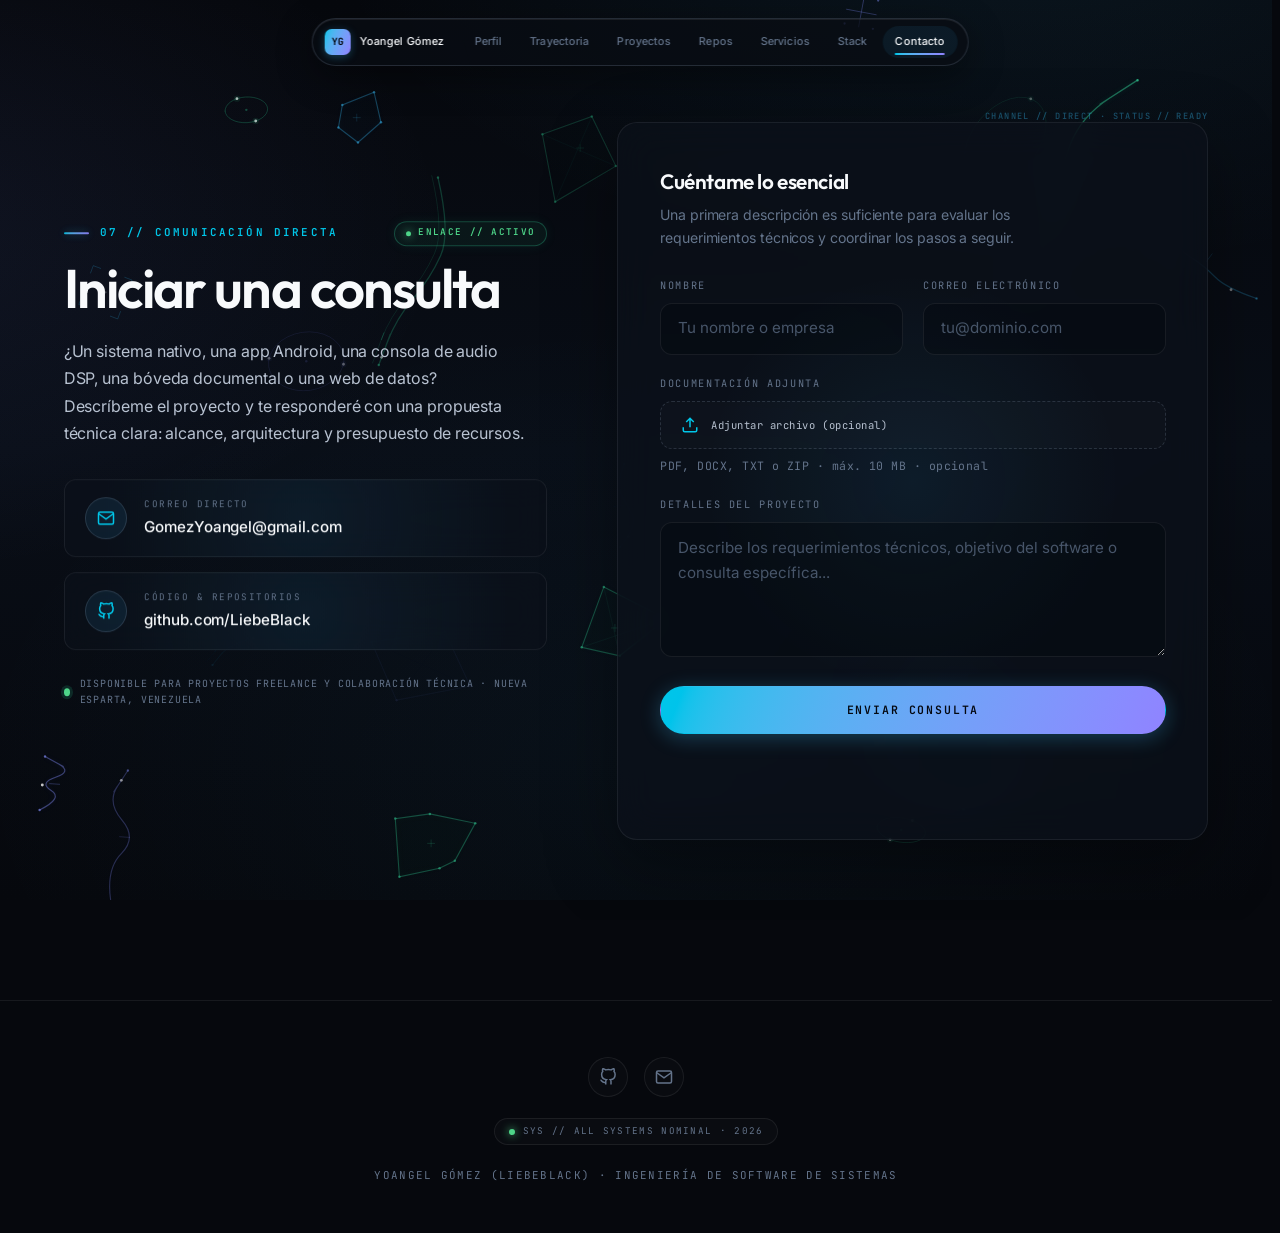
<file: docs/contacto.html>
<!DOCTYPE html>
<html lang="es" data-theme="dark">

<head>
    <meta charset="UTF-8">
    <meta name="viewport" content="width=device-width, initial-scale=1.0, viewport-fit=cover">
    <title>Contacto | Yoangel Gómez (LiebeBlack) · Software de Sistemas</title>
    <meta name="color-scheme" content="dark">
    <meta name="theme-color" content="#06080d">
    <meta name="description" content="Contacta a Yoangel Gómez (LiebeBlack) para proyectos de software nativo C++ y Rust, apps Android en Kotlin, audio DSP en Python, sistemas seguros con criptografía y herramientas WebUSB.">
    <meta name="keywords" content="Yoangel Gómez, LiebeBlack, Matsuri Wasp Protocol, Contacto, Consultoría de Software, C++, Rust, Kotlin, Android, Python, DSP Audio, Criptografía, WebUSB, AOSP, Software a Medida">
    <meta name="author" content="Yoangel Gómez">
    <link rel="canonical" href="https://liebeblack.github.io/LiebeBlack/contacto.html">
    <link rel="icon" href="favicon.ico" type="image/x-icon">
    <meta name="google-site-verification" content="sIcVnR7j8Ux5H0mz0PAwFFTlCZnvJDmp1WnddLR1kUI">

    <!-- Open Graph -->
    <meta property="og:site_name" content="Yoangel Gómez · LiebeBlack">
    <meta property="og:title" content="Contacto | Yoangel Gómez — Ingeniería de Software">
    <meta property="og:description" content="Inicia una consulta para software nativo, apps Android, consolas de audio DSP, sistemas seguros o herramientas para hardware.">
    <meta property="og:type" content="website">
    <meta property="og:url" content="https://liebeblack.github.io/LiebeBlack/contacto.html">
    <meta property="og:image" content="https://liebeblack.github.io/LiebeBlack/img/avatar_premium.png">
    <meta property="og:locale" content="es_ES">

    <!-- Twitter -->
    <meta name="twitter:card" content="summary_large_image">
    <meta name="twitter:title" content="Contacto | Yoangel Gómez — Ingeniería de Software">
    <meta name="twitter:description" content="Canal directo de contacto para software nativo, apps Android, audio DSP, criptografía y bajo nivel.">
    <meta name="twitter:image" content="https://liebeblack.github.io/LiebeBlack/img/avatar_premium.png">

    <!-- Speculation Rules API (Chrome 157+ / Chromium Instant Navigation) -->
    <script type="speculationrules">
    {
      "prerender": [
        {
          "source": "list",
          "urls": ["index.html"],
          "eagerness": "moderate"
        }
      ]
    }
    </script>

    <!-- Structured Data (JSON-LD) -->
    <script type="application/ld+json">
    {
      "@context": "https://schema.org",
      "@type": "ContactPage",
      "name": "Contacto con Yoangel Gómez",
      "url": "https://liebeblack.github.io/LiebeBlack/contacto.html",
      "description": "Formulario y canales directos de contacto para consultas técnicas y desarrollo de software de sistemas.",
      "mainEntity": {
        "@type": "Person",
        "name": "Yoangel Gómez",
        "alternateName": [
          "LiebeBlack",
          "Matsuri_Wasp-Protocol"
        ],
        "email": "GomezYoangel@gmail.com",
        "url": "https://liebeblack.github.io/LiebeBlack/",
        "address": {
          "@type": "PostalAddress",
          "addressRegion": "Nueva Esparta",
          "addressCountry": "VE"
        },
        "sameAs": [
          "https://github.com/LiebeBlack"
        ]
      }
    }
    </script>

    <!-- Fonts & Performance -->
    <link rel="preconnect" href="https://fonts.googleapis.com">
    <link rel="preconnect" href="https://fonts.gstatic.com" crossorigin>
    <link rel="dns-prefetch" href="https://fonts.googleapis.com">
    <link href="https://fonts.googleapis.com/css2?family=Inter:ital,wght@0,300;0,400;0,500;0,600;1,400&family=JetBrains+Mono:wght@400;500;600;700&family=Outfit:wght@400;500;600;700&display=swap" rel="stylesheet">

    <noscript>
        <style>
            .preloader { display: none !important; }
            [data-aos] { opacity: 1 !important; transform: none !important; }
        </style>
    </noscript>

    <link rel="stylesheet" href="css/base.css?v=23.0">
    <link rel="stylesheet" href="css/contact.css?v=23.0">
</head>

<body class="contact-page">

    <!-- Scroll Progress Indicator -->
    <div class="scroll-progress" aria-hidden="true"></div>

    <!-- Minimal HUD Preloader -->
    <div id="preloader" class="preloader" role="status" aria-live="polite">
        <div class="preloader__ring"></div>
        <div class="preloader__logo">YG</div>
        <span class="preloader__status">Iniciando canal // Seguro</span>
    </div>

    <!-- Quantum Particle Canvas (Whole Page Fullscreen Living Network) -->
    <canvas id="atomic-canvas" class="atomic-canvas" aria-hidden="true"></canvas>

    <!-- Floating Pill Navigation -->
    <header>
        <nav class="nav-contact" id="nav" aria-label="Navegación principal">
            <div class="nav-contact__inner">
                <a class="nav-brand" href="index.html" aria-label="Yoangel Gómez, volver al inicio">
                    <span class="nav-brand__mark">YG</span>
                    <span class="nav-brand__name">Yoangel Gómez</span>
                </a>
                <ul class="nav-contact__links" id="nav-links">
                    <li><a href="index.html#perfil">Perfil</a></li>
                    <li><a href="index.html#experiencia">Trayectoria</a></li>
                    <li><a href="index.html#proyectos">Proyectos</a></li>
                    <li><a href="index.html#repositorios">Repos</a></li>
                    <li><a href="index.html#servicios">Servicios</a></li>
                    <li><a href="index.html#stack">Stack</a></li>
                    <li><a href="contacto.html" aria-current="page">Contacto</a></li>
                </ul>
            </div>
        </nav>
    </header>

    <main>
        <section class="contact-section" id="contacto" aria-label="Formulario y canales de contacto">
            <div class="contact-shell">

                <!-- Info & Channels Aside -->
                <aside class="contact-aside" data-aos="fade-up">
                    <div class="contact-aside__header">
                        <span class="section-label">07 // Comunicación Directa</span>
                        <span class="telemetry-badge">ENLACE // ACTIVO</span>
                    </div>
                    <h1 class="title-extreme">Iniciar una consulta</h1>
                    <p class="contact-intro">
                        ¿Un sistema nativo, una app Android, una consola de audio DSP, una bóveda
                        documental o una web de datos? Descríbeme el proyecto y te responderé con una
                        propuesta técnica clara: alcance, arquitectura y presupuesto de recursos.
                    </p>

                    <div class="contact-channels">
                        <a href="mailto:GomezYoangel@gmail.com" class="channel-card">
                            <span class="channel-card__icon" aria-hidden="true">
                                <svg width="18" height="18" viewBox="0 0 24 24" fill="none" stroke="currentColor" stroke-width="2" aria-hidden="true" focusable="false"><path d="M4 4h16c1.1 0 2 .9 2 2v12c0 1.1-.9 2-2 2H4c-1.1 0-2-.9-2-2V6c0-1.1.9-2 2-2z"></path><polyline points="22,6 12,13 2,6"></polyline></svg>
                            </span>
                            <span class="channel-card__body">
                                <span class="channel-card__label">Correo Directo</span>
                                <span class="channel-card__value">GomezYoangel@gmail.com</span>
                            </span>
                        </a>

                        <a href="https://github.com/LiebeBlack" target="_blank" rel="noopener noreferrer" class="channel-card">
                            <span class="channel-card__icon" aria-hidden="true">
                                <svg width="18" height="18" viewBox="0 0 24 24" fill="none" stroke="currentColor" stroke-width="2" aria-hidden="true" focusable="false"><path d="M9 19c-5 1.5-5-2.5-7-3m14 6v-3.87a3.37 3.37 0 0 0-.94-2.61c3.14-.35 6.44-1.54 6.44-7A5.44 5.44 0 0 0 20 4.77 5.07 5.07 0 0 0 19.91 1S18.73.65 16 2.48a13.38 13.38 0 0 0-7 0C6.27.65 5.09 1 5.09 1A5.07 5.07 0 0 0 5 4.77a5.44 5.44 0 0 0-1.5 3.78c0 5.42 3.3 6.61 6.44 7A3.37 3.37 0 0 0 9 18.13V22"></path></svg>
                            </span>
                            <span class="channel-card__body">
                                <span class="channel-card__label">Código &amp; Repositorios</span>
                                <span class="channel-card__value">github.com/LiebeBlack</span>
                            </span>
                        </a>
                    </div>

                    <div class="contact-note">
                        <span class="contact-note__dot" aria-hidden="true"></span>
                        <span>Disponible para proyectos freelance y colaboración técnica · Nueva Esparta, Venezuela</span>
                    </div>
                </aside>

                <!-- Contact Form Card -->
                <div class="contact-form-wrapper" data-aos="fade-up" data-aos-delay="150">
                    <form id="contact-form" action="https://formspree.io/f/xpqopvkd" method="POST" enctype="multipart/form-data">
                        <input type="hidden" name="_subject" value="Nueva consulta técnica desde portafolio — Yoangel Gómez">

                        <h2 class="form-kicker">Cuéntame lo esencial</h2>
                        <p class="form-intro">Una primera descripción es suficiente para evaluar los requerimientos técnicos y coordinar los pasos a seguir.</p>

                        <div class="form-row">
                            <div class="form-group">
                                <label for="name" class="form-label">Nombre</label>
                                <input type="text" id="name" name="name" class="form-input" placeholder="Tu nombre o empresa" autocomplete="name" required minlength="2">
                            </div>

                            <div class="form-group">
                                <label for="email" class="form-label">Correo electrónico</label>
                                <input type="email" id="email" name="email" class="form-input" placeholder="tu@dominio.com" autocomplete="email" inputmode="email" required>
                            </div>
                        </div>

                        <div class="form-group">
                            <span class="form-label" id="file-label-text">Documentación adjunta</span>
                            <div class="file-input-wrapper">
                                <label for="file-upload" class="file-label">
                                    <svg width="18" height="18" viewBox="0 0 24 24" fill="none" stroke="currentColor" stroke-width="2" aria-hidden="true" focusable="false"><path d="M21 15v4a2 2 0 0 1-2 2H5a2 2 0 0 1-2-2v-4M17 8l-5-5-5 5M12 3v12"/></svg>
                                    <span id="file-name">Adjuntar archivo (opcional)</span>
                                </label>
                                <input type="file" id="file-upload" name="attachment" accept=".pdf,.doc,.docx,.txt,.zip" class="visually-hidden-file" aria-labelledby="file-label-text file-name" aria-describedby="file-hint">
                            </div>
                            <p class="form-hint" id="file-hint">PDF, DOCX, TXT o ZIP · máx. 10 MB · opcional</p>
                        </div>

                        <div class="form-group">
                            <label for="message" class="form-label">Detalles del proyecto</label>
                            <textarea id="message" name="message" class="form-input" placeholder="Describe los requerimientos técnicos, objetivo del software o consulta específica..." required minlength="15"></textarea>
                        </div>

                        <button type="submit" class="btn-extreme">
                            Enviar consulta
                        </button>

                        <div id="status" class="form-status" role="status" aria-live="polite"></div>
                    </form>
                </div>

            </div>
        </section>
    </main>

    <!-- Minimal Footer -->
    <footer class="footer-contact">
        <div class="footer-content">
            <div class="footer-links">
                <a href="https://github.com/LiebeBlack/" target="_blank" rel="noopener noreferrer" aria-label="Perfil de GitHub de LiebeBlack">
                    <svg width="18" height="18" viewBox="0 0 24 24" fill="none" stroke="currentColor" stroke-width="2" aria-hidden="true" focusable="false">
                        <path d="M9 19c-5 1.5-5-2.5-7-3m14 6v-3.87a3.37 3.37 0 0 0-.94-2.61c3.14-.35 6.44-1.54 6.44-7A5.44 5.44 0 0 0 20 4.77 5.07 5.07 0 0 0 19.91 1S18.73.65 16 2.48a13.38 13.38 0 0 0-7 0C6.27.65 5.09 1 5.09 1A5.07 5.07 0 0 0 5 4.77a5.44 5.44 0 0 0-1.5 3.78c0 5.42 3.3 6.61 6.44 7A3.37 3.37 0 0 0 9 18.13V22"></path>
                    </svg>
                </a>
                <a href="mailto:GomezYoangel@gmail.com" aria-label="Enviar correo electrónico directo a Yoangel Gómez">
                    <svg width="18" height="18" viewBox="0 0 24 24" fill="none" stroke="currentColor" stroke-width="2" aria-hidden="true" focusable="false">
                        <path d="M4 4h16c1.1 0 2 .9 2 2v12c0 1.1-.9 2-2 2H4c-1.1 0-2-.9-2-2V6c0-1.1.9-2 2-2z"></path>
                        <polyline points="22,6 12,13 2,6"></polyline>
                    </svg>
                </a>
            </div>
            <div class="footer-status-pill">
                <span class="footer-status-dot" aria-hidden="true"></span>
                <span>SYS // ALL SYSTEMS NOMINAL · 2026</span>
            </div>
            <p class="footer-copyright">Yoangel Gómez (LiebeBlack) · Ingeniería de Software de Sistemas</p>
        </div>
    </footer>

    <!-- Scripts -->
    <script src="js/common.js?v=23.0"></script>
    <script src="js/contact.js?v=23.0"></script>
</body>

</html>
</file>
<file: docs/css/base.css>
/* ==========================================================================
   YOANGEL GÓMEZ · LIEBEBLACK — BASE ARCHITECTURE & DESIGN TOKENS
   Targeting Modern Evergreen Standards: Chrome 157+, Firefox 167+, Safari 19+
   ========================================================================== */

/* ── 0. Modern Cross-Document View Transitions ────────────────────────────── */
@view-transition {
    navigation: auto;
}

/* ── 0.1 CSS Houdini Typed Properties for Smooth Gradient Shifts ─────────── */
@property --gradient-angle {
    syntax: "<angle>";
    inherits: false;
    initial-value: 112deg;
}

/* ── 1. Design Tokens (OKLCH Perceptual Gamut + Fallbacks) ─────────────────── */
:root {
    color-scheme: dark;

    /* Background surfaces */
    --bg-0: #06080d;
    --bg-1: rgba(12, 17, 26, 0.74);
    --bg-2: rgba(18, 26, 40, 0.9);
    --bg-elevated: #0f1523;

    /* Hairlines & borders */
    --line-0: rgba(255, 255, 255, 0.07);
    --line-1: rgba(183, 205, 232, 0.16);
    --line-2: rgba(56, 189, 248, 0.35);

    /* Typography colors */
    --tx-0: #f8fafc;
    --tx-1: #b8c2d1;
    --tx-2: #64748b;
    --tx-3: #475569;

    /* Perceptual OKLCH Accents with Solid Fallbacks */
    --accent: #38bdf8;
    --accent: oklch(0.76 0.14 216);
    --accent-glow: #7dd3fc;
    --accent-glow: oklch(0.85 0.12 210);
    --accent-2: #818cf8;
    --accent-2: oklch(0.68 0.18 285);
    --emerald: #34d399;
    --emerald: oklch(0.78 0.16 155);
    --accent-emerald: #34d399;
    --accent-emerald: oklch(0.78 0.16 155);
    --accent-soft: rgba(56, 189, 248, 0.09);
    --accent-soft-2: rgba(129, 140, 248, 0.08);

    /* Dynamic Gradients */
    --grad: linear-gradient(var(--gradient-angle), var(--accent) 0%, var(--accent-2) 100%);
    --grad-subtle: linear-gradient(135deg, rgba(56, 189, 248, 0.12) 0%, rgba(129, 140, 248, 0.04) 60%);
    --glow: rgba(56, 189, 248, 0.25);

    /* Fonts */
    --font-title: 'Outfit', -apple-system, BlinkMacSystemFont, "Segoe UI", Roboto, sans-serif;
    --font-body: 'Inter', -apple-system, BlinkMacSystemFont, "Segoe UI", Roboto, sans-serif;
    --font-mono: 'JetBrains Mono', ui-monospace, SFMono-Regular, Menlo, Monaco, Consolas, monospace;

    /* Curves & metrics */
    --ease: cubic-bezier(0.16, 1, 0.3, 1);
    --r-lg: 20px;
    --r-md: 12px;
    --r-sm: 8px;
    --r-pill: 100px;
    --container: 1160px;
}

/* ── 2. Reset & Root Standards ────────────────────────────────────────────── */
*,
*::before,
*::after {
    box-sizing: border-box;
    margin: 0;
    padding: 0;
}

html {
    scroll-behavior: smooth;
    scrollbar-gutter: stable;
    -webkit-font-smoothing: antialiased;
    -moz-osx-font-smoothing: grayscale;
    text-rendering: optimizeLegibility;
    overflow-x: hidden;
    width: 100%;
}

body {
    min-height: 100vh;
    min-height: 100dvh;
    overflow-x: hidden;
    width: 100%;
    color: var(--tx-1);
    font-family: var(--font-body);
    font-size: 16px;
    line-height: 1.65;
    letter-spacing: -0.005em;
    background-color: var(--bg-0);
    background-image:
        radial-gradient(1000px 520px at 80% -10%, rgba(56, 189, 248, 0.08), transparent 70%),
        radial-gradient(850px 520px at -10% 25%, rgba(129, 140, 248, 0.07), transparent 68%),
        radial-gradient(900px 600px at 50% 85%, rgba(56, 189, 248, 0.04), transparent 75%),
        linear-gradient(180deg, #06080d 0%, #090e17 50%, #06080d 100%);
    background-attachment: fixed;
    -webkit-tap-highlight-color: transparent;
    text-wrap: pretty;
}

/* Delicate tactical background grid */
body::before {
    content: '';
    position: fixed;
    inset: 0;
    pointer-events: none;
    z-index: 0;
    opacity: 0.16;
    background-image:
        linear-gradient(rgba(255, 255, 255, 0.035) 1px, transparent 1px),
        linear-gradient(90deg, rgba(255, 255, 255, 0.035) 1px, transparent 1px);
    background-size: 48px 48px;
    mask-image: radial-gradient(ellipse at 50% 30%, black 40%, transparent 85%);
    -webkit-mask-image: radial-gradient(ellipse at 50% 30%, black 40%, transparent 85%);
}

/* Minimal text selection */
::selection {
    background: var(--accent);
    color: #040810;
}

/* Crisp Vector Rendering */
svg {
    display: inline-block;
    vertical-align: middle;
    shape-rendering: geometricPrecision;
}

/* Minimal scrollbar */
::-webkit-scrollbar {
    width: 8px;
}
::-webkit-scrollbar-track {
    background: var(--bg-0);
}
::-webkit-scrollbar-thumb {
    background: rgba(255, 255, 255, 0.14);
    border-radius: var(--r-pill);
    border: 2px solid var(--bg-0);
}
::-webkit-scrollbar-thumb:hover {
    background: rgba(56, 189, 248, 0.4);
}

:focus-visible {
    outline: 2px solid var(--accent);
    outline-offset: 3px;
    border-radius: var(--r-sm);
}

/* ── 3. Scroll Progress Bar ───────────────────────────────────────────────── */
.scroll-progress {
    position: fixed;
    top: 0;
    left: 0;
    right: 0;
    height: 2px;
    z-index: 3000;
    transform-origin: 0 50%;
    transform: scaleX(0);
    background: var(--grad);
    box-shadow: 0 0 10px rgba(56, 189, 248, 0.6);
    pointer-events: none;
}

/* ── 4. Precision Preloader ───────────────────────────────────────────────── */
.preloader {
    position: fixed;
    inset: 0;
    z-index: 9999;
    background: #06080d;
    display: flex;
    flex-direction: column;
    align-items: center;
    justify-content: center;
    gap: 1.25rem;
    transition: opacity 0.45s var(--ease), visibility 0.45s var(--ease);
}

.preloader__ring {
    width: 36px;
    height: 36px;
    border-radius: 50%;
    border: 2px solid rgba(255, 255, 255, 0.08);
    border-top-color: var(--accent);
    border-right-color: var(--accent-2);
    animation: ringSpin 0.85s linear infinite;
}

@keyframes ringSpin {
    to { transform: rotate(360deg); }
}

.preloader__logo {
    font-family: var(--font-title);
    font-size: 1.25rem;
    font-weight: 700;
    letter-spacing: 0.25em;
    text-indent: 0.25em;
    color: var(--tx-0);
}

.preloader__status {
    font-family: var(--font-mono);
    font-size: 0.62rem;
    letter-spacing: 0.2em;
    text-transform: uppercase;
    color: var(--tx-2);
}

.preloader.hidden {
    opacity: 0;
    visibility: hidden;
    pointer-events: none;
}

/* ── 5. Scroll Reveal Engine (Pure IntersectionObserver) ──────────────────── */
html.js [data-aos] {
    opacity: 0;
    transform: translateY(16px);
    transition: opacity 0.7s var(--ease), transform 0.7s var(--ease);
}

html.js [data-aos].aos-animate {
    opacity: 1;
    transform: none;
}

html.js [data-aos][data-aos-delay="50"]  { transition-delay: 40ms; }
html.js [data-aos][data-aos-delay="100"] { transition-delay: 80ms; }
html.js [data-aos][data-aos-delay="150"] { transition-delay: 120ms; }
html.js [data-aos][data-aos-delay="200"] { transition-delay: 160ms; }
html.js [data-aos][data-aos-delay="250"] { transition-delay: 200ms; }
html.js [data-aos][data-aos-delay="300"] { transition-delay: 240ms; }
html.js [data-aos][data-aos-delay="350"] { transition-delay: 280ms; }

/* ── 6. Minimalist Floating Pill Navbar ──────────────────────────────────── */
.nav-contact {
    position: fixed;
    top: max(1.15rem, env(safe-area-inset-top));
    left: 50%;
    transform: translateX(-50%);
    width: auto;
    max-width: calc(100vw - 1.5rem);
    z-index: 1000;
    view-transition-name: site-nav;
}

.nav-contact__inner {
    display: flex;
    align-items: center;
    gap: 0.95rem;
    max-width: 100%;
    padding: 0.42rem 0.6rem 0.42rem 0.75rem;
    background: rgba(8, 12, 19, 0.75);
    backdrop-filter: blur(18px) saturate(160%);
    -webkit-backdrop-filter: blur(18px) saturate(160%);
    border: 1px solid rgba(183, 205, 232, 0.16);
    border-radius: var(--r-pill);
    box-shadow: 0 10px 36px rgba(0, 0, 0, 0.4), inset 0 1px 0 rgba(255, 255, 255, 0.08);
    transition: background 0.35s var(--ease), border-color 0.35s var(--ease), box-shadow 0.35s var(--ease);
}

.nav-contact.scrolled .nav-contact__inner {
    background: rgba(6, 10, 16, 0.9);
    border-color: rgba(56, 189, 248, 0.28);
    box-shadow: 0 14px 44px rgba(0, 0, 0, 0.55), 0 0 20px rgba(56, 189, 248, 0.1);
}

.nav-brand {
    display: inline-flex;
    align-items: center;
    gap: 0.55rem;
    color: var(--tx-0);
    text-decoration: none;
    white-space: nowrap;
    padding-right: 0.15rem;
    flex-shrink: 0;
}

.nav-brand__mark {
    display: grid;
    place-items: center;
    width: 26px;
    height: 26px;
    border-radius: 7px;
    background: var(--grad);
    color: #050810;
    font: 700 0.62rem/1 var(--font-mono);
    letter-spacing: 0.02em;
    box-shadow: 0 2px 8px rgba(56, 189, 248, 0.3);
}

.nav-brand__name {
    font-family: var(--font-body);
    font-size: 0.68rem;
    font-weight: 500;
    letter-spacing: 0.01em;
    color: var(--tx-0);
}

.nav-contact__links {
    display: flex;
    align-items: center;
    gap: 0.15rem;
    list-style: none;
    margin: 0;
    padding: 0;
    white-space: nowrap;
    overflow-x: auto;
    scrollbar-width: none;
    -ms-overflow-style: none;
}

.nav-contact__links::-webkit-scrollbar {
    display: none;
}

.nav-contact__links a {
    position: relative;
    display: inline-block;
    color: var(--tx-2);
    text-decoration: none;
    font-family: var(--font-body);
    font-size: 0.68rem;
    font-weight: 500;
    letter-spacing: 0.01em;
    padding: 0.45rem 0.8rem;
    border-radius: var(--r-pill);
    white-space: nowrap;
    flex-shrink: 0;
    transition: color 0.3s var(--ease), background 0.3s var(--ease);
}

.nav-contact__links a::after {
    content: '';
    position: absolute;
    left: 0.8rem;
    right: 0.8rem;
    bottom: 0.22rem;
    height: 1.5px;
    border-radius: 1px;
    background: var(--grad);
    transform: scaleX(0);
    transform-origin: center;
    transition: transform 0.3s var(--ease);
}

.nav-contact__links a:hover {
    color: var(--tx-0);
}

.nav-contact__links a:hover::after,
.nav-contact__links a.active::after,
.nav-contact__links a[aria-current="page"]::after {
    transform: scaleX(1);
}

.nav-contact__links a.active,
.nav-contact__links a[aria-current="page"] {
    color: var(--tx-0);
    background: rgba(56, 189, 248, 0.08);
}

/* ── 7. Shared Typography & Layout Primitives ─────────────────────────────── */
.section-label {
    font-family: var(--font-mono);
    font-size: 0.68rem;
    font-weight: 600;
    color: var(--accent);
    text-transform: uppercase;
    letter-spacing: 0.2em;
    display: inline-flex;
    align-items: center;
    gap: 0.65rem;
}

.section-label::before {
    content: '';
    width: 1.6rem;
    height: 1.5px;
    background: var(--grad);
    opacity: 0.9;
    border-radius: 1px;
    box-shadow: 0 0 8px rgba(56, 189, 248, 0.45);
    animation: quantumLabelPulse 3s ease-in-out infinite alternate;
}

@keyframes quantumLabelPulse {
    0%   { transform: scaleX(0.85); opacity: 0.5; box-shadow: 0 0 4px rgba(56, 189, 248, 0.25); }
    100% { transform: scaleX(1.15); opacity: 1; box-shadow: 0 0 10px rgba(56, 189, 248, 0.85); }
}

.section-title {
    margin: 0.75rem 0 0;
    font-family: var(--font-title);
    font-size: clamp(1.95rem, 3.8vw, 2.75rem);
    font-weight: 600;
    letter-spacing: -0.035em;
    line-height: 1.18;
    color: var(--tx-0);
    text-wrap: balance;
}

.gradient-text {
    background: var(--grad);
    background-size: 160% 100%;
    -webkit-background-clip: text;
    background-clip: text;
    -webkit-text-fill-color: transparent;
    display: inline-block;
}

/* ── 8. Buttons & Interactive Primitives ──────────────────────────────────── */
.btn {
    display: inline-flex;
    align-items: center;
    justify-content: center;
    gap: 0.55rem;
    min-height: 44px;
    padding: 0.75rem 1.65rem;
    border-radius: var(--r-pill);
    font-family: var(--font-mono);
    font-size: 0.68rem;
    font-weight: 600;
    letter-spacing: 0.1em;
    text-transform: uppercase;
    text-decoration: none;
    cursor: pointer;
    border: 1px solid transparent;
    backface-visibility: hidden;
    transform: translateZ(0);
    transition: transform 0.3s var(--ease), border-color 0.3s var(--ease),
                box-shadow 0.3s var(--ease), background 0.3s var(--ease), color 0.3s var(--ease);
}

.btn--primary {
    background: var(--grad);
    color: #040810;
    box-shadow: 0 4px 18px rgba(56, 189, 248, 0.24);
}

.btn--primary:hover {
    transform: translateY(-2px);
    box-shadow: 0 8px 26px rgba(56, 189, 248, 0.36);
}

.btn--ghost {
    background: rgba(255, 255, 255, 0.02);
    border-color: rgba(183, 205, 232, 0.18);
    color: var(--tx-1);
}

.btn--ghost:hover {
    border-color: var(--accent);
    color: var(--tx-0);
    background: var(--accent-soft);
    transform: translateY(-2px);
    box-shadow: 0 6px 20px rgba(56, 189, 248, 0.15);
}

/* ── 9. Dynamic Cursor Illumination (Pointer Depth) ───────────────────────── */
.pointer-depth .project-card,
.pointer-depth .service-item,
.pointer-depth .profile-card,
.pointer-depth .stack-col,
.pointer-depth .channel-card,
.pointer-depth .contact-form-wrapper {
    background-image: radial-gradient(320px circle at var(--pointer-x, 50%) var(--pointer-y, 50%), rgba(56, 189, 248, 0.075), transparent 65%);
}

/* ── 10. Minimalist Footer ────────────────────────────────────────────────── */
.footer-contact {
    margin-top: 5rem;
    padding: 3.5rem 5% max(3rem, env(safe-area-inset-bottom));
    text-align: center;
    border-top: 1px solid var(--line-0);
    position: relative;
    z-index: 1;
}

.footer-content {
    display: flex;
    flex-direction: column;
    align-items: center;
    gap: 1.35rem;
    max-width: var(--container);
    margin: 0 auto;
}

.footer-links {
    display: flex;
    gap: 1rem;
}

.footer-links a {
    color: var(--tx-2);
    display: inline-flex;
    align-items: center;
    justify-content: center;
    width: 40px;
    height: 40px;
    border: 1px solid var(--line-0);
    border-radius: 50%;
    background: rgba(255, 255, 255, 0.015);
    transition: color 0.3s var(--ease), border-color 0.3s var(--ease),
                background 0.3s var(--ease), transform 0.3s var(--ease);
}

.footer-links a:hover {
    color: var(--accent);
    border-color: var(--accent);
    background: var(--accent-soft);
    transform: translateY(-2px);
}

.footer-status-pill {
    display: inline-flex;
    align-items: center;
    gap: 0.5rem;
    padding: 0.3rem 0.85rem;
    border: 1px solid var(--line-0);
    border-radius: var(--r-pill);
    background: rgba(255, 255, 255, 0.02);
    font-family: var(--font-mono);
    font-size: 0.58rem;
    letter-spacing: 0.14em;
    text-transform: uppercase;
    color: var(--tx-2);
}

.footer-status-dot {
    width: 6px;
    height: 6px;
    border-radius: 50%;
    background: var(--accent-emerald);
    box-shadow: 0 0 8px var(--accent-emerald);
}

.footer-copyright {
    font-size: 0.68rem;
    color: var(--tx-2);
    font-family: var(--font-mono);
    text-transform: uppercase;
    letter-spacing: 0.12em;
    margin: 0;
}

/* ── 11. Responsive Breakpoints ───────────────────────────────────────────── */
@media (max-width: 860px) {
    .nav-contact__inner {
        gap: 0.5rem;
        padding: 0.38rem 0.5rem;
    }

    .nav-brand__name {
        display: none;
    }

    .nav-contact__links a {
        font-size: 0.65rem;
        padding: 0.42rem 0.68rem;
    }

    .nav-contact__links a::after {
        left: 0.65rem;
        right: 0.65rem;
    }
}

@media (max-width: 640px) {
    .nav-contact {
        top: max(0.75rem, env(safe-area-inset-top));
        max-width: calc(100vw - 1rem);
    }

    .nav-contact__inner {
        gap: 0.3rem;
        padding: 0.32rem 0.42rem;
    }

    .nav-contact__links a {
        font-size: 0.6rem;
        padding: 0.38rem 0.5rem;
    }

    .nav-contact__links a::after {
        left: 0.45rem;
        right: 0.45rem;
    }
}

@media (max-width: 380px) {
    .nav-contact__links a {
        font-size: 0.55rem;
        padding: 0.35rem 0.4rem;
    }
}

/* ── 12. Atomic Visual Primitives & Telemetry ─────────────────────────────── */
.atomic-canvas {
    position: fixed;
    top: 0;
    left: 0;
    width: 100vw;
    height: 100vh;
    width: 100dvw;
    height: 100dvh;
    pointer-events: none;
    z-index: 0;
    opacity: 0.88;
}

.telemetry-badge {
    display: inline-flex;
    align-items: center;
    gap: 0.45rem;
    padding: 0.24rem 0.68rem;
    font-family: var(--font-mono);
    font-size: 0.58rem;
    font-weight: 600;
    letter-spacing: 0.14em;
    text-transform: uppercase;
    color: var(--emerald);
    background: rgba(52, 211, 153, 0.06);
    border: 1px solid rgba(52, 211, 153, 0.28);
    border-radius: var(--r-pill);
    box-shadow: 0 0 12px rgba(52, 211, 153, 0.08);
}

.telemetry-badge::before {
    content: '';
    width: 5px;
    height: 5px;
    border-radius: 50%;
    background: var(--emerald);
    box-shadow: 0 0 8px var(--emerald);
    animation: telemetryPulse 2.2s ease-in-out infinite;
}

@keyframes telemetryPulse {
    0%, 100% { opacity: 0.4; transform: scale(0.85); }
    50%      { opacity: 1; transform: scale(1.15); }
}

/* ── 13. Accessibility & Motion Polish ───────────────────────────────────── */
@media (prefers-reduced-motion: reduce) {
    html {
        scroll-behavior: auto;
    }
}
</file>
<file: docs/css/style.css>
/* ==========================================================================
   YOANGEL GÓMEZ · LIEBEBLACK — MAIN PAGE STYLES
   Minimalist Dark HUD Engineering System · Chrome 157+ & Firefox 167+ Ready
   ========================================================================== */

/* ── 1. Scroll Anchoring & Section Shells ─────────────────────────────────── */
section[id] {
    scroll-margin-top: clamp(4.5rem, 7vw, 5.5rem);
}

.section-profile,
.section-projects,
.section-repos,
.section-experience,
.section-services,
.section-stack {
    width: 100%;
    max-width: var(--container);
    margin: 0 auto;
    padding: clamp(4rem, 7vw, 6rem) 5%;
    position: relative;
    z-index: 1;
}

.section-header {
    margin-bottom: 2.75rem;
    max-width: 720px;
}

/* ── 2. Shared Card Surface ───────────────────────────────────────────────── */
.profile-card,
.project-card,
.service-item,
.stack-col,
.services-cta {
    background: var(--bg-1);
    backdrop-filter: blur(16px);
    -webkit-backdrop-filter: blur(16px);
    border: 1px solid var(--line-0);
    border-radius: var(--r-lg);
    box-shadow: 0 16px 50px rgba(0, 0, 0, 0.2);
    position: relative;
    overflow: hidden;
    backface-visibility: hidden;
    transform: translateZ(0);
    transition: transform 0.4s var(--ease), border-color 0.4s var(--ease),
                background 0.4s var(--ease), box-shadow 0.4s var(--ease);
}

.profile-card::before,
.project-card::before,
.service-item::before,
.stack-col::before {
    content: '';
    position: absolute;
    inset: 0;
    background: linear-gradient(120deg, transparent 35%, rgba(255, 255, 255, 0.05) 50%, transparent 65%);
    transform: translateX(-120%);
    pointer-events: none;
    transition: transform 0.75s var(--ease);
}

.profile-card:hover::before,
.project-card:hover::before,
.service-item:hover::before,
.stack-col:hover::before {
    transform: translateX(120%);
}

.profile-card:hover,
.project-card:hover,
.service-item:hover,
.stack-col:hover {
    transform: translateY(-5px);
    border-color: var(--line-2);
    background: var(--bg-2);
    box-shadow: 0 22px 65px rgba(0, 0, 0, 0.35), 0 0 24px rgba(56, 189, 248, 0.08);
}

/* ── 3. Hero Section ──────────────────────────────────────────────────────── */
.hero-contact {
    min-height: 100vh;
    min-height: 100svh;
    min-height: 100dvh;
    display: flex;
    align-items: center;
    justify-content: center;
    padding: 7.5rem 5% 4.5rem;
    position: relative;
    isolation: isolate;
    overflow: hidden;
}

/* Ambient glow orb */
.hero-contact::before {
    content: '';
    position: absolute;
    width: min(44vw, 540px);
    aspect-ratio: 1;
    top: 8%;
    right: -10%;
    border-radius: 50%;
    background: radial-gradient(circle, rgba(56, 189, 248, 0.1) 0%, transparent 68%);
    filter: blur(18px);
    pointer-events: none;
    animation: ambientDrift 14s ease-in-out infinite alternate;
}

/* Vertical scroll cue */
.hero-contact::after {
    content: '';
    position: absolute;
    left: 50%;
    bottom: 1.8rem;
    width: 1px;
    height: 42px;
    background: linear-gradient(180deg, var(--accent), transparent);
    opacity: 0.55;
    animation: scrollCue 2.8s ease-in-out infinite;
}

@keyframes ambientDrift {
    0%   { transform: translate3d(0, 0, 0) scale(1); }
    100% { transform: translate3d(-6%, 8%, 0) scale(1.1); }
}

@keyframes scrollCue {
    0%, 100% { opacity: 0.2; transform: scaleY(0.7); transform-origin: top; }
    50%      { opacity: 0.85; transform: scaleY(1); transform-origin: top; }
}

/* Tactical HUD Overlay */
.hero-hud {
    position: absolute;
    inset: 6rem 3% 2rem;
    z-index: -1;
    border: 1px solid rgba(56, 189, 248, 0.08);
    border-radius: 26px;
    overflow: hidden;
    pointer-events: none;
    background:
        linear-gradient(rgba(56, 189, 248, 0.025) 1px, transparent 1px),
        linear-gradient(90deg, rgba(56, 189, 248, 0.025) 1px, transparent 1px);
    background-size: 44px 44px;
    mask-image: radial-gradient(ellipse at 50% 50%, black 30%, transparent 80%);
    -webkit-mask-image: radial-gradient(ellipse at 50% 50%, black 30%, transparent 80%);
}

.hero-hud::before,
.hero-hud::after {
    content: '';
    position: absolute;
    inset: 16%;
    border: 1px solid rgba(56, 189, 248, 0.07);
    border-radius: 50%;
    transform: rotate(-15deg) scaleX(1.35);
}

.hero-hud::after {
    inset: 28% 22%;
    border-color: rgba(129, 140, 248, 0.08);
    transform: rotate(20deg) scaleX(1.45);
}

.hud-coordinate {
    position: absolute;
    z-index: 2;
    color: rgba(183, 205, 232, 0.45);
    font: 500 0.56rem/1 var(--font-mono);
    letter-spacing: 0.16em;
}

.hud-coordinate--top {
    top: 1.25rem;
    left: 1.5rem;
}

.hud-coordinate--bottom {
    right: 1.5rem;
    bottom: 1.25rem;
    color: rgba(52, 211, 153, 0.65);
}

.hud-scanline {
    position: absolute;
    left: 0;
    right: 0;
    top: -10%;
    height: 1px;
    background: linear-gradient(90deg, transparent, rgba(56, 189, 248, 0.5), transparent);
    box-shadow: 0 0 16px rgba(56, 189, 248, 0.35);
    animation: hudScan 7s ease-in-out infinite;
}

@keyframes hudScan {
    0%       { top: -5%; opacity: 0; }
    20%      { opacity: 0.75; }
    80%      { opacity: 0.3; }
    100%     { top: 105%; opacity: 0; }
}

.hud-target {
    position: absolute;
    width: 18px;
    height: 18px;
    border: 1px solid rgba(56, 189, 248, 0.55);
    border-radius: 50%;
    box-shadow: 0 0 0 5px rgba(56, 189, 248, 0.04);
    animation: targetPulse 3.5s ease-in-out infinite;
}

.hud-target::before,
.hud-target::after {
    content: '';
    position: absolute;
    background: var(--accent);
    opacity: 0.65;
}

.hud-target::before {
    width: 26px;
    height: 1px;
    left: -5px;
    top: 8px;
}

.hud-target::after {
    width: 1px;
    height: 26px;
    left: 8px;
    top: -5px;
}

.hud-target--one {
    top: 22%;
    right: 16%;
}

.hud-target--two {
    left: 15%;
    bottom: 22%;
    animation-delay: 1.2s;
    border-color: rgba(129, 140, 248, 0.6);
}

@keyframes targetPulse {
    0%, 100% { transform: scale(0.92); opacity: 0.55; }
    50%      { transform: scale(1.12); opacity: 1; }
}

.hud-crosshair {
    position: absolute;
    left: 50%;
    top: 50%;
    width: 72px;
    height: 72px;
    border: 1px solid rgba(56, 189, 248, 0.12);
    border-radius: 50%;
    transform: translate(-50%, -50%);
    animation: hudCrosshairRotate 50s linear infinite;
}

@keyframes hudCrosshairRotate {
    from { transform: translate(-50%, -50%) rotate(0deg); }
    to   { transform: translate(-50%, -50%) rotate(360deg); }
}

.hud-crosshair::before,
.hud-crosshair::after {
    content: '';
    position: absolute;
    background: rgba(56, 189, 248, 0.2);
}

.hud-crosshair::before {
    width: 104px;
    height: 1px;
    left: -16px;
    top: 35px;
}

.hud-crosshair::after {
    width: 1px;
    height: 104px;
    left: 35px;
    top: -16px;
}

/* Floating Quantum Micro-Ticks */
.hud-quantum-tick {
    position: absolute;
    pointer-events: none;
    border-radius: 1px;
    background: linear-gradient(90deg, transparent, rgba(56, 189, 248, 0.7), transparent);
    animation: quantumTickFloat 7s ease-in-out infinite alternate;
}

.hud-quantum-tick--1 {
    top: 18%;
    left: 26%;
    width: 32px;
    height: 1px;
    animation-delay: 0s;
}

.hud-quantum-tick--2 {
    bottom: 22%;
    right: 28%;
    width: 26px;
    height: 1px;
    background: linear-gradient(90deg, transparent, rgba(129, 140, 248, 0.7), transparent);
    animation-delay: 2.2s;
}

.hud-quantum-tick--3 {
    top: 60%;
    left: 14%;
    width: 1px;
    height: 28px;
    background: linear-gradient(180deg, transparent, rgba(52, 211, 153, 0.7), transparent);
    animation-delay: 4s;
}

@keyframes quantumTickFloat {
    0%   { opacity: 0.15; transform: translate3d(0, 0, 0) scale(0.8); }
    50%  { opacity: 0.9; transform: translate3d(10px, -8px, 0) scale(1.15); box-shadow: 0 0 8px rgba(56, 189, 248, 0.4); }
    100% { opacity: 0.2; transform: translate3d(20px, -14px, 0) scale(0.9); }
}

/* Hero Content Layout */
.hero-layout {
    display: flex;
    align-items: center;
    justify-content: center;
    gap: clamp(2.5rem, 6vw, 5.5rem);
    width: 100%;
    max-width: var(--container);
}

/* Hero Avatar & 3D Atomic Orbitals */
.hero-avatar-container {
    position: relative;
    width: 216px;
    height: 216px;
    display: flex;
    justify-content: center;
    align-items: center;
    flex-shrink: 0;
    perspective: 850px;
    transform-style: preserve-3d;
    animation: heroFloat 7s ease-in-out infinite;
}

.hero-avatar-container::before {
    content: '';
    position: absolute;
    inset: -22px;
    border-radius: 50%;
    background: radial-gradient(circle, rgba(56, 189, 248, 0.16) 0%, transparent 68%);
    filter: blur(4px);
    animation: haloPulse 5s ease-in-out infinite;
}

.hero-avatar-container::after {
    content: '';
    position: absolute;
    inset: -2px;
    border-radius: 50%;
    border: 1px solid rgba(183, 205, 232, 0.2);
}

/* Atomic Orbital Geometry */
.atomic-orbit {
    position: absolute;
    border-radius: 50%;
    pointer-events: none;
    transform-style: preserve-3d;
    z-index: 3;
}

.atomic-orbit--1 {
    inset: -8px;
    border: 1px solid rgba(56, 189, 248, 0.38);
    animation: orbitSpin1 12s linear infinite;
}

.atomic-orbit--2 {
    inset: -22px;
    border: 1px dashed rgba(129, 140, 248, 0.32);
    animation: orbitSpin2 18s linear infinite reverse;
}

.atomic-orbit--3 {
    inset: -36px;
    border: 1px solid rgba(52, 211, 153, 0.26);
    animation: orbitSpin3 24s linear infinite;
}

.orbit-electron {
    position: absolute;
    top: 50%;
    left: 0;
    width: 6px;
    height: 6px;
    margin-top: -3px;
    margin-left: -3px;
    border-radius: 50%;
    background: var(--accent);
    box-shadow: 0 0 10px 2px var(--accent), 0 0 18px rgba(56, 189, 248, 0.65);
}

.atomic-orbit--2 .orbit-electron {
    background: var(--accent-2);
    box-shadow: 0 0 10px 2px var(--accent-2), 0 0 18px rgba(129, 140, 248, 0.65);
}

.atomic-orbit--3 .orbit-electron {
    background: var(--emerald);
    box-shadow: 0 0 10px 2px var(--emerald), 0 0 18px rgba(52, 211, 153, 0.65);
}

@keyframes orbitSpin1 {
    0%   { transform: rotateX(68deg) rotateY(18deg) rotateZ(0deg); }
    100% { transform: rotateX(68deg) rotateY(18deg) rotateZ(360deg); }
}

@keyframes orbitSpin2 {
    0%   { transform: rotateX(72deg) rotateY(-36deg) rotateZ(0deg); }
    100% { transform: rotateX(72deg) rotateY(-36deg) rotateZ(360deg); }
}

@keyframes orbitSpin3 {
    0%   { transform: rotateX(58deg) rotateY(65deg) rotateZ(0deg); }
    100% { transform: rotateX(58deg) rotateY(65deg) rotateZ(360deg); }
}

.hero-avatar {
    position: relative;
    width: 184px;
    height: 184px;
    border-radius: 50%;
    overflow: hidden;
    background: var(--bg-2);
    box-shadow: 0 0 0 1px rgba(255, 255, 255, 0.05), 0 24px 60px rgba(0, 0, 0, 0.45);
    view-transition-name: avatar-media;
    transition: transform 0.5s var(--ease);
}

.hero-avatar img {
    width: 100%;
    height: 100%;
    object-fit: cover;
    display: block;
}

.hero-avatar:hover {
    transform: scale(1.04);
}

@keyframes heroFloat {
    0%, 100% { transform: translateY(0); }
    50%      { transform: translateY(-7px); }
}

@keyframes haloPulse {
    0%, 100% { opacity: 0.5; transform: scale(0.96); }
    50%      { opacity: 0.95; transform: scale(1.04); }
}

.hero-content {
    display: flex;
    flex-direction: column;
    align-items: flex-start;
    text-align: left;
    max-width: 650px;
    min-width: 0;
}

.hero-eyebrow {
    margin: 0 0 0.85rem;
    font-family: var(--font-mono);
    font-size: 0.68rem;
    letter-spacing: 0.16em;
    text-transform: uppercase;
    color: var(--tx-2);
    display: inline-flex;
    align-items: center;
    gap: 0.55rem;
}

.hero-eyebrow::before {
    content: '';
    width: 7px;
    height: 7px;
    border-radius: 50%;
    background: var(--accent-emerald);
    box-shadow: 0 0 8px var(--accent-emerald);
}

.title-extreme {
    margin: 0;
    font-family: var(--font-title);
    font-size: clamp(2.8rem, 6.2vw, 4.6rem);
    font-weight: 600;
    line-height: 1.08;
    letter-spacing: -0.04em;
    color: var(--tx-0);
    text-wrap: balance;
}

.hero-subtitle {
    margin: 0.95rem 0 0;
    font-family: var(--font-mono);
    font-size: clamp(0.68rem, 1.5vw, 0.78rem);
    letter-spacing: 0.12em;
    text-transform: uppercase;
    color: var(--accent);
}

.hero-alias {
    color: var(--tx-0);
    font-weight: 700;
}

.hero-intro {
    margin: 1.15rem 0 0;
    max-width: 48ch;
    font-size: 1.02rem;
    line-height: 1.7;
    color: var(--tx-1);
}

.hero-actions {
    display: flex;
    flex-wrap: wrap;
    gap: 0.85rem;
    margin-top: 1.85rem;
}

/* ── 4. Profile Section ───────────────────────────────────────────────────── */
.profile-grid {
    display: grid;
    grid-template-columns: 1.25fr 0.95fr;
    gap: 1.5rem;
    align-items: stretch;
}

.profile-card {
    padding: clamp(1.8rem, 3.5vw, 2.4rem);
    display: flex;
    flex-direction: column;
}

.profile-label {
    font-family: var(--font-mono);
    font-size: 0.62rem;
    font-weight: 600;
    text-transform: uppercase;
    letter-spacing: 0.2em;
    color: var(--accent);
}

.profile-title {
    margin: 0.75rem 0 0.95rem;
    font-family: var(--font-title);
    font-size: clamp(1.35rem, 2.3vw, 1.65rem);
    font-weight: 600;
    line-height: 1.25;
    color: var(--tx-0);
    letter-spacing: -0.02em;
}

.profile-desc {
    margin: 0;
    font-size: 0.95rem;
    line-height: 1.7;
    color: var(--tx-1);
}

.profile-card--main .profile-desc {
    margin-bottom: 2rem;
}

.profile-card--method .profile-desc {
    margin-bottom: 0.6rem;
}

.profile-stats {
    display: grid;
    grid-template-columns: repeat(3, 1fr);
    gap: 1rem;
    margin-top: auto;
    padding-top: 1.8rem;
    border-top: 1px solid var(--line-0);
}

.profile-stat {
    display: flex;
    flex-direction: column;
    gap: 0.35rem;
}

.stat-number {
    font-family: var(--font-title);
    font-size: clamp(1.8rem, 3vw, 2.3rem);
    font-weight: 600;
    line-height: 1;
    background: var(--grad);
    -webkit-background-clip: text;
    background-clip: text;
    -webkit-text-fill-color: transparent;
}

.stat-text {
    font-family: var(--font-mono);
    font-size: 0.58rem;
    line-height: 1.5;
    text-transform: uppercase;
    letter-spacing: 0.1em;
    color: var(--tx-2);
}

.profile-list {
    list-style: none;
    margin: 0.9rem 0 0;
    padding: 0;
}

.profile-list li {
    display: flex;
    gap: 0.75rem;
    align-items: baseline;
    padding: 0.85rem 0;
    border-top: 1px solid var(--line-0);
    font-size: 0.92rem;
    color: var(--tx-1);
}

.profile-list li:last-child {
    border-bottom: 1px solid var(--line-0);
}

.profile-list li::before {
    content: '+';
    flex-shrink: 0;
    font-family: var(--font-mono);
    font-size: 0.85rem;
    font-weight: 700;
    color: var(--accent);
}

/* ── 5. Experience (Trayectoria) Section ──────────────────────────────────── */
.timeline-clean {
    max-width: 840px;
}

.timeline-item {
    position: relative;
    padding: 0 0 3rem 2.5rem;
    text-align: left;
}

.timeline-item:last-child {
    padding-bottom: 0.5rem;
}

.timeline-item::before {
    content: '';
    position: absolute;
    top: 6px;
    left: 0;
    width: 11px;
    height: 11px;
    border-radius: 50%;
    background: var(--bg-0);
    border: 2px solid var(--accent);
    box-shadow: 0 0 0 4px rgba(56, 189, 248, 0.12), 0 0 16px rgba(56, 189, 248, 0.4);
    z-index: 1;
}

.timeline-item::after {
    content: '';
    position: absolute;
    top: 24px;
    bottom: 6px;
    left: 5px;
    width: 1px;
    background: linear-gradient(180deg, var(--line-1), var(--line-0));
}

.timeline-item:last-child::after {
    display: none;
}

.timeline-period {
    font-family: var(--font-mono);
    font-size: 0.65rem;
    letter-spacing: 0.14em;
    text-transform: uppercase;
    color: var(--tx-2);
    display: block;
    margin-bottom: 0.55rem;
}

.timeline-role {
    margin: 0 0 0.4rem;
    font-family: var(--font-title);
    font-size: clamp(1.25rem, 2.2vw, 1.45rem);
    font-weight: 600;
    line-height: 1.25;
    color: var(--tx-0);
}

.timeline-company {
    margin: 0 0 0.85rem;
    font-family: var(--font-mono);
    font-size: 0.65rem;
    letter-spacing: 0.1em;
    text-transform: uppercase;
    color: var(--accent);
}

.timeline-desc {
    margin: 0;
    font-size: 0.95rem;
    line-height: 1.7;
    color: var(--tx-1);
    max-width: 72ch;
}

/* ── 6. Projects Section ──────────────────────────────────────────────────── */
.projects-grid {
    display: grid;
    grid-template-columns: repeat(2, 1fr);
    gap: 1.5rem;
}

.project-card {
    padding: clamp(1.8rem, 3.2vw, 2.2rem);
    display: flex;
    flex-direction: column;
    align-items: flex-start;
    text-align: left;
}

.project-card--featured {
    grid-column: 1 / -1;
    position: relative;
    background: linear-gradient(135deg, rgba(56, 189, 248, 0.08) 0%, rgba(129, 140, 248, 0.035) 60%), var(--bg-1);
    border-color: rgba(56, 189, 248, 0.28);
    overflow: hidden;
}

.project-card--featured::before {
    content: '';
    position: absolute;
    inset: 0;
    border-radius: inherit;
    padding: 1px;
    background: conic-gradient(
        from 0deg at 50% 50%,
        transparent 0deg,
        rgba(56, 189, 248, 0.55) 60deg,
        rgba(129, 140, 248, 0.55) 120deg,
        transparent 180deg
    );
    -webkit-mask: linear-gradient(#fff 0 0) content-box, linear-gradient(#fff 0 0);
    mask: linear-gradient(#fff 0 0) content-box, linear-gradient(#fff 0 0);
    -webkit-mask-composite: xor;
    mask-composite: exclude;
    pointer-events: none;
    animation: rotateBeam 9s linear infinite;
    opacity: 0.85;
}

@keyframes rotateBeam {
    from { transform: rotate(0deg); }
    to   { transform: rotate(360deg); }
}

.project-card--featured::after {
    content: '';
    position: absolute;
    top: 0;
    left: 2rem;
    right: 2rem;
    height: 1px;
    background: var(--grad);
    opacity: 0.75;
}

.project-card--wide {
    grid-column: 1 / -1;
}

.project-meta {
    display: flex;
    align-items: center;
    flex-wrap: wrap;
    gap: 0.8rem;
    width: 100%;
    margin-bottom: 1.15rem;
}

.project-category {
    font-family: var(--font-mono);
    font-size: 0.62rem;
    font-weight: 600;
    text-transform: uppercase;
    letter-spacing: 0.15em;
    color: var(--accent);
}

.project-year {
    font-family: var(--font-mono);
    font-size: 0.62rem;
    color: var(--tx-2);
    margin-left: auto;
    padding: 0.28rem 0.75rem;
    border: 1px solid var(--line-0);
    border-radius: var(--r-pill);
    background: rgba(255, 255, 255, 0.02);
}

.project-title {
    margin: 0 0 0.8rem;
    font-family: var(--font-title);
    font-size: clamp(1.35rem, 2.3vw, 1.6rem);
    font-weight: 600;
    color: var(--tx-0);
    letter-spacing: -0.015em;
    line-height: 1.25;
}

.project-desc {
    margin: 0 0 1.4rem;
    font-size: 0.94rem;
    line-height: 1.68;
    color: var(--tx-1);
    max-width: 72ch;
}

/* Live DSP Visualizer Widget (S.M.A.C. Station) */
.dsp-visualizer {
    display: inline-flex;
    align-items: flex-end;
    gap: 4px;
    height: 38px;
    padding: 0.4rem 0.85rem;
    margin: 0 0 1.35rem;
    background: rgba(8, 12, 20, 0.75);
    border: 1px solid rgba(56, 189, 248, 0.22);
    border-radius: var(--r-sm);
    box-shadow: inset 0 1px 0 rgba(255, 255, 255, 0.04), 0 4px 16px rgba(0, 0, 0, 0.35);
    backdrop-filter: blur(8px);
    -webkit-backdrop-filter: blur(8px);
}

.dsp-bar {
    width: 3px;
    height: var(--h, 60%);
    background: linear-gradient(180deg, var(--emerald) 0%, var(--accent) 70%);
    border-radius: 2px;
    animation: dspPulse 1.4s ease-in-out infinite alternate;
    animation-delay: var(--d, 0s);
    transform-origin: bottom;
}

@keyframes dspPulse {
    0%   { transform: scaleY(0.2); opacity: 0.4; }
    50%  { transform: scaleY(1); opacity: 1; }
    100% { transform: scaleY(0.4); opacity: 0.65; }
}

.dsp-label {
    margin-left: 0.65rem;
    font-family: var(--font-mono);
    font-size: 0.58rem;
    font-weight: 600;
    letter-spacing: 0.14em;
    color: var(--emerald);
    align-self: center;
    white-space: nowrap;
}

.project-tags {
    display: flex;
    flex-wrap: wrap;
    gap: 0.45rem;
    margin-bottom: 1.6rem;
}

.project-tags span {
    font-family: var(--font-mono);
    font-size: 0.62rem;
    letter-spacing: 0.05em;
    color: var(--tx-1);
    padding: 0.3rem 0.8rem;
    border: 1px solid var(--line-0);
    border-radius: var(--r-pill);
    background: rgba(255, 255, 255, 0.015);
    transition: color 0.3s var(--ease), border-color 0.3s var(--ease), background 0.3s var(--ease);
}

.project-tags span:hover {
    color: var(--tx-0);
    border-color: var(--accent);
    background: var(--accent-soft);
}

.project-actions {
    display: flex;
    flex-wrap: wrap;
    gap: 0.7rem;
    margin-top: auto;
    padding-top: 0.5rem;
}

.project-link {
    display: inline-flex;
    align-items: center;
    gap: 0.5rem;
    font-family: var(--font-mono);
    font-size: 0.64rem;
    font-weight: 600;
    letter-spacing: 0.1em;
    text-transform: uppercase;
    text-decoration: none;
    color: var(--tx-1);
    padding: 0.55rem 1.15rem;
    border: 1px solid var(--line-0);
    border-radius: var(--r-pill);
    background: rgba(255, 255, 255, 0.02);
    transition: color 0.3s var(--ease), border-color 0.3s var(--ease),
                background 0.3s var(--ease), box-shadow 0.3s var(--ease);
}

.project-link:hover {
    color: var(--tx-0);
    border-color: var(--accent);
    background: var(--accent-soft);
    box-shadow: 0 6px 20px rgba(56, 189, 248, 0.15);
}

.project-link--demo {
    border-color: rgba(56, 189, 248, 0.32);
    color: var(--accent);
}

.project-link svg {
    width: 13px;
    height: 13px;
    transition: transform 0.3s var(--ease);
}

.project-link:hover svg {
    transform: translate(2px, -1px);
}

/* ── 7. Repository Archive ───────────────────────────────────────────────── */
.repos-intro {
    margin: 1rem 0 0;
    max-width: 68ch;
    font-size: 0.95rem;
    line-height: 1.7;
    color: var(--tx-1);
}

.repos-intro a {
    color: var(--accent);
    text-decoration: none;
    border-bottom: 1px solid rgba(56, 189, 248, 0.35);
    transition: border-color 0.3s var(--ease);
}

.repos-intro a:hover {
    border-color: var(--accent);
}

.repo-toolbar {
    display: flex;
    align-items: center;
    justify-content: space-between;
    flex-wrap: wrap;
    gap: 0.9rem;
    margin-bottom: 1.1rem;
}

.repo-search {
    display: inline-flex;
    align-items: center;
    gap: 0.6rem;
    width: min(100%, 360px);
    padding: 0.6rem 0.9rem;
    border: 1px solid var(--line-0);
    border-radius: var(--r-pill);
    background: rgba(8, 12, 19, 0.55);
    transition: border-color 0.3s var(--ease), background 0.3s var(--ease), box-shadow 0.3s var(--ease);
}

.repo-search:focus-within {
    border-color: var(--line-2);
    background: var(--bg-1);
    box-shadow: 0 0 0 3px rgba(56, 189, 248, 0.08);
}

.repo-search svg {
    flex-shrink: 0;
    color: var(--tx-2);
}

.repo-search input {
    width: 100%;
    min-width: 0;
    background: transparent;
    border: 0;
    outline: none;
    color: var(--tx-0);
    font-family: var(--font-body);
    font-size: 0.8rem;
    line-height: 1.4;
}

.repo-search input::placeholder {
    color: var(--tx-2);
}

.repo-count {
    margin: 0;
    font-family: var(--font-mono);
    font-size: 0.56rem;
    letter-spacing: 0.12em;
    text-transform: uppercase;
    color: var(--tx-2);
    white-space: nowrap;
}

.repo-empty {
    margin: 1.2rem 0 0;
    padding: 1.2rem 1.3rem;
    border: 1px dashed var(--line-1);
    border-radius: var(--r-md);
    font-family: var(--font-mono);
    font-size: 0.65rem;
    letter-spacing: 0.06em;
    text-transform: uppercase;
    color: var(--tx-2);
    text-align: center;
}

.repo-entry[hidden] {
    display: none;
}

.repo-archive {
    display: grid;
    grid-template-columns: repeat(3, minmax(0, 1fr));
    gap: 0.8rem;
}

.repo-entry {
    display: flex;
    flex-direction: column;
    gap: 0.45rem;
    padding: 1rem 1.1rem;
    border: 1px solid var(--line-0);
    border-radius: var(--r-md);
    background: rgba(12, 17, 26, 0.55);
    text-decoration: none;
    position: relative;
    overflow: hidden;
    transition: transform 0.3s var(--ease), border-color 0.3s var(--ease),
                background 0.3s var(--ease), box-shadow 0.3s var(--ease);
}

.repo-entry::before {
    content: '';
    position: absolute;
    top: 0;
    bottom: 0;
    left: 0;
    width: 2px;
    background: var(--grad);
    opacity: 0.55;
}

.repo-entry:hover {
    transform: translateY(-3px);
    border-color: var(--line-2);
    background: var(--bg-2);
    box-shadow: 0 12px 30px rgba(0, 0, 0, 0.3);
}

.repo-entry__top {
    display: flex;
    align-items: center;
    justify-content: space-between;
    gap: 0.8rem;
}

.repo-entry__name {
    font-family: var(--font-mono);
    font-size: 0.7rem;
    font-weight: 600;
    letter-spacing: -0.01em;
    color: var(--tx-0);
    overflow-wrap: anywhere;
}

.repo-entry__lang {
    flex-shrink: 0;
    font-family: var(--font-mono);
    font-size: 0.5rem;
    font-weight: 600;
    letter-spacing: 0.08em;
    text-transform: uppercase;
    color: var(--accent);
    padding: 0.16rem 0.5rem;
    border: 1px solid rgba(56, 189, 248, 0.22);
    border-radius: var(--r-pill);
    white-space: nowrap;
}

.repo-entry__desc {
    font-size: 0.76rem;
    line-height: 1.5;
    color: var(--tx-1);
}

.repo-entry__meta {
    margin-top: 0.25rem;
    font-family: var(--font-mono);
    font-size: 0.5rem;
    letter-spacing: 0.08em;
    text-transform: uppercase;
    color: var(--tx-2);
}

/* ── 8. Services Section ──────────────────────────────────────────────────── */
.services-grid {
    display: grid;
    grid-template-columns: repeat(2, 1fr);
    gap: 1.3rem;
}

.service-item {
    padding: clamp(1.8rem, 3.2vw, 2.2rem);
    text-align: left;
    position: relative;
}

.service-item::after {
    content: '→';
    position: absolute;
    top: clamp(1.8rem, 3.2vw, 2.2rem);
    right: clamp(1.8rem, 3.2vw, 2.2rem);
    font-family: var(--font-mono);
    font-size: 0.95rem;
    color: var(--tx-2);
    opacity: 0;
    transform: translateX(-6px);
    transition: opacity 0.35s var(--ease), transform 0.35s var(--ease), color 0.35s var(--ease);
}

.service-item:hover::after {
    opacity: 1;
    transform: none;
    color: var(--accent);
}

.service-title {
    margin: 0 0 0.65rem;
    padding-right: 2.2rem;
    font-family: var(--font-title);
    font-size: 1.2rem;
    font-weight: 600;
    color: var(--tx-0);
    letter-spacing: -0.01em;
}

.service-desc {
    margin: 0;
    font-size: 0.92rem;
    line-height: 1.65;
    color: var(--tx-1);
}

.services-cta {
    margin-top: 1.8rem;
    padding: 2.2rem 2.4rem;
    display: flex;
    align-items: center;
    justify-content: space-between;
    flex-wrap: wrap;
    gap: 1.5rem;
    background:
        radial-gradient(600px 200px at 0% 0%, rgba(56, 189, 248, 0.09) 0%, transparent 70%),
        var(--bg-1);
    border-color: rgba(56, 189, 248, 0.2);
}

.services-cta__text {
    margin: 0;
    font-size: 1.08rem;
    color: var(--tx-0);
    max-width: 52ch;
    font-family: var(--font-title);
    font-weight: 400;
    letter-spacing: -0.01em;
    line-height: 1.6;
}

/* ── 8. Stack Section ─────────────────────────────────────────────────────── */
.stack-grid {
    display: grid;
    grid-template-columns: repeat(3, 1fr);
    gap: 1.3rem;
    align-items: stretch;
}

.stack-col {
    padding: clamp(1.6rem, 2.8vw, 1.9rem);
    text-align: left;
    display: flex;
    flex-direction: column;
}

.stack-header {
    display: flex;
    align-items: center;
    gap: 0.95rem;
    margin-bottom: 1.15rem;
    padding-bottom: 1.15rem;
    border-bottom: 1px solid var(--line-0);
}

.stack-index {
    flex-shrink: 0;
    width: 34px;
    height: 34px;
    display: inline-flex;
    align-items: center;
    justify-content: center;
    border: 1px solid var(--line-1);
    border-radius: 9px;
    font-family: var(--font-mono);
    font-size: 0.62rem;
    font-weight: 600;
    color: var(--accent);
    background: rgba(255, 255, 255, 0.02);
}

.stack-name {
    margin: 0;
    font-family: var(--font-title);
    font-size: 1.1rem;
    font-weight: 600;
    color: var(--tx-0);
}

.stack-platform {
    margin: 0.15rem 0 0;
    font-family: var(--font-mono);
    font-size: 0.58rem;
    text-transform: uppercase;
    letter-spacing: 0.1em;
    color: var(--tx-2);
}

.stack-list {
    list-style: none;
    margin: 0;
    padding: 0;
    flex: 1;
    display: flex;
    flex-direction: column;
    justify-content: space-between;
}

.stack-list li {
    display: flex;
    align-items: baseline;
    justify-content: space-between;
    gap: 0.8rem;
    padding: 0.65rem 0;
    border-bottom: 1px dashed rgba(255, 255, 255, 0.07);
}

.stack-list li:last-child {
    border-bottom: none;
    padding-bottom: 0;
}

.stack-list li span:first-child {
    color: var(--tx-1);
    font-size: 0.88rem;
    flex: 1;
    min-width: 0;
}

.stack-list li span:last-child {
    font-family: var(--font-mono);
    font-size: 0.58rem;
    text-transform: uppercase;
    letter-spacing: 0.08em;
    color: var(--tx-2);
    text-align: right;
    white-space: nowrap;
    flex-shrink: 0;
    font-variant-numeric: tabular-nums;
}

/* ── 9. Responsive Styles ─────────────────────────────────────────────────── */
@media (max-width: 960px) {
    .hero-layout {
        flex-direction: column;
        text-align: center;
        gap: 3rem;
    }

    .hero-content {
        align-items: center;
        text-align: center;
    }

    .hero-intro {
        margin-inline: auto;
    }

    .hero-actions {
        justify-content: center;
    }

    .profile-grid {
        grid-template-columns: 1fr;
    }

    .stack-grid {
        grid-template-columns: repeat(2, 1fr);
    }

    .repo-archive {
        grid-template-columns: repeat(2, minmax(0, 1fr));
    }
}

@media (max-width: 768px) {
    .projects-grid,
    .services-grid {
        grid-template-columns: 1fr;
    }

    .project-card--featured,
    .project-card--wide {
        grid-column: 1;
    }

    .services-cta {
        flex-direction: column;
        align-items: flex-start;
    }
}

@media (max-width: 640px) {
    .hero-contact {
        padding-top: 7rem;
        padding-bottom: 4.5rem;
    }

    .hero-hud {
        inset: 6rem 3% 1.8rem;
    }

    .hud-coordinate {
        font-size: 0.48rem;
    }

    .hud-crosshair {
        width: 56px;
        height: 56px;
    }

    .hud-crosshair::before {
        width: 80px;
        left: -12px;
        top: 27px;
    }

    .hud-crosshair::after {
        height: 80px;
        left: 27px;
        top: -12px;
    }

    .hero-avatar-container {
        width: 156px;
        height: 156px;
    }

    .hero-avatar {
        width: 140px;
        height: 140px;
    }

    .title-extreme {
        font-size: clamp(2.3rem, 10vw, 3.2rem);
    }

    .section-profile,
    .section-projects,
    .section-repos,
    .section-experience,
    .section-services,
    .section-stack {
        padding: 3.5rem 5%;
    }

    .repo-archive {
        grid-template-columns: 1fr;
    }

    .repo-toolbar {
        flex-direction: column;
        align-items: stretch;
        gap: 0.7rem;
    }

    .repo-search {
        width: 100%;
    }

    .repo-count {
        padding-left: 0.2rem;
    }

    .section-header {
        margin-bottom: 2rem;
    }

    .profile-stats {
        gap: 0.6rem;
        text-align: center;
    }

    .stack-grid {
        grid-template-columns: 1fr;
    }
}
</file>
<file: docs/css/contact.css>
/* ==========================================================================
   YOANGEL GÓMEZ · LIEBEBLACK — CONTACT PAGE STYLES
   Minimalist Dark HUD Engineering System · Spacing & Rendering Polish
   ========================================================================== */

/* ── 1. Layout & Shell ────────────────────────────────────────────────────── */
.contact-page main {
    min-height: calc(100vh - 60px);
    min-height: calc(100svh - 60px);
}

.contact-section {
    padding: clamp(7.5rem, 9.5vw, 8.5rem) 5% 5rem;
    position: relative;
    overflow: hidden;
}

.contact-section::before {
    content: 'CHANNEL // DIRECT · STATUS // READY';
    position: absolute;
    top: 7rem;
    right: 5%;
    color: rgba(56, 189, 248, 0.4);
    font: 500 0.54rem/1 var(--font-mono);
    letter-spacing: 0.16em;
    pointer-events: none;
    animation: signalPulse 4s ease-in-out infinite;
}

@keyframes signalPulse {
    0%, 100% { opacity: 0.35; }
    50%      { opacity: 0.85; }
}

.contact-shell {
    width: 100%;
    max-width: var(--container);
    margin: 0 auto;
    display: grid;
    grid-template-columns: 0.9fr 1.1fr;
    gap: clamp(2.5rem, 5.5vw, 4.5rem);
    align-items: start;
}

/* ── 2. Aside: Info & Direct Channels ─────────────────────────────────────── */
.contact-aside {
    position: sticky;
    top: 6.2rem;
}

.contact-aside__header {
    display: flex;
    align-items: center;
    justify-content: space-between;
    gap: 0.8rem;
    flex-wrap: wrap;
}

.contact-aside .title-extreme {
    margin: 0.85rem 0 0;
    font-family: var(--font-title);
    font-size: clamp(2.4rem, 4.8vw, 3.4rem);
    font-weight: 600;
    line-height: 1.1;
    letter-spacing: -0.035em;
    color: var(--tx-0);
    text-wrap: balance;
}

.contact-intro {
    margin: 1.2rem 0 0;
    max-width: 46ch;
    font-size: 1rem;
    line-height: 1.7;
    color: var(--tx-1);
}

.contact-channels {
    display: flex;
    flex-direction: column;
    gap: 0.9rem;
    margin-top: 2rem;
}

.channel-card {
    display: flex;
    align-items: center;
    gap: 1.1rem;
    padding: 1.05rem 1.25rem;
    background: var(--bg-1);
    backdrop-filter: blur(16px);
    -webkit-backdrop-filter: blur(16px);
    border: 1px solid var(--line-0);
    border-radius: var(--r-md);
    text-decoration: none;
    backface-visibility: hidden;
    transform: translateZ(0);
    transition: border-color 0.3s var(--ease), background 0.3s var(--ease),
                transform 0.3s var(--ease), box-shadow 0.3s var(--ease);
}

.channel-card:hover {
    border-color: var(--line-2);
    background: var(--bg-2);
    transform: translateY(-2px);
    box-shadow: 0 10px 30px rgba(0, 0, 0, 0.25), 0 0 18px rgba(56, 189, 248, 0.08);
}

.channel-card__icon {
    flex-shrink: 0;
    width: 42px;
    height: 42px;
    display: inline-flex;
    align-items: center;
    justify-content: center;
    border-radius: 50%;
    border: 1px solid var(--line-1);
    color: var(--accent);
    background: var(--accent-soft);
}

.channel-card__body {
    display: flex;
    flex-direction: column;
    gap: 0.15rem;
    min-width: 0;
}

.channel-card__label {
    font-family: var(--font-mono);
    font-size: 0.58rem;
    text-transform: uppercase;
    letter-spacing: 0.16em;
    color: var(--tx-2);
}

.channel-card__value {
    font-size: 0.95rem;
    font-weight: 500;
    color: var(--tx-0);
    word-break: break-word;
}

.contact-note {
    display: inline-flex;
    align-items: center;
    gap: 0.6rem;
    margin: 1.6rem 0 0;
    font-family: var(--font-mono);
    font-size: 0.62rem;
    letter-spacing: 0.08em;
    text-transform: uppercase;
    color: var(--tx-2);
}

.contact-note__dot {
    width: 8px;
    height: 8px;
    border-radius: 50%;
    background: var(--accent-emerald);
    box-shadow: 0 0 0 3px rgba(52, 211, 153, 0.15);
    animation: dotPulse 2.4s var(--ease) infinite;
}

@keyframes dotPulse {
    0%, 100% { box-shadow: 0 0 0 3px rgba(52, 211, 153, 0.18); }
    50%      { box-shadow: 0 0 0 7px rgba(52, 211, 153, 0.04); }
}

/* ── 3. Contact Form Card ─────────────────────────────────────────────────── */
.contact-form-wrapper {
    background: var(--bg-1);
    backdrop-filter: blur(18px);
    -webkit-backdrop-filter: blur(18px);
    border: 1px solid var(--line-0);
    border-radius: var(--r-lg);
    padding: clamp(1.8rem, 3.5vw, 2.6rem);
    position: relative;
    overflow: hidden;
    box-shadow: 0 24px 70px rgba(0, 0, 0, 0.35);
}

.contact-form-wrapper::before {
    content: '';
    position: absolute;
    inset: 0;
    background: linear-gradient(120deg, transparent 35%, rgba(255, 255, 255, 0.05), transparent 65%);
    transform: translateX(-120%);
    pointer-events: none;
    animation: formSheen 10s ease-in-out infinite;
}

@keyframes formSheen {
    0%, 55%, 100% { transform: translateX(-120%); }
    75%           { transform: translateX(120%); }
}

.contact-form-wrapper form {
    position: relative;
    z-index: 1;
}

.form-kicker {
    margin: 0;
    color: var(--tx-0);
    font-family: var(--font-title);
    font-size: 1.3rem;
    font-weight: 600;
    letter-spacing: -0.02em;
}

.form-intro {
    margin: 0.35rem 0 1.8rem;
    max-width: 48ch;
    color: var(--tx-2);
    font-size: 0.88rem;
    line-height: 1.6;
}

.form-row {
    display: grid;
    grid-template-columns: 1fr 1fr;
    gap: 1.25rem;
}

.form-group {
    margin-bottom: 1.35rem;
}

.form-label {
    display: block;
    font-family: var(--font-mono);
    font-size: 0.64rem;
    letter-spacing: 0.16em;
    text-transform: uppercase;
    color: var(--tx-2);
    margin-bottom: 0.5rem;
    transition: color 0.3s var(--ease);
}

.form-group:focus-within .form-label {
    color: var(--accent);
}

.form-input {
    width: 100%;
    background: rgba(4, 8, 14, 0.4);
    border: 1px solid var(--line-0);
    border-radius: var(--r-md);
    padding: 0.85rem 1.05rem;
    color: var(--tx-0);
    font-family: var(--font-body);
    font-size: 0.95rem;
    line-height: 1.5;
    transition: border-color 0.3s var(--ease), background 0.3s var(--ease),
                box-shadow 0.3s var(--ease);
}

.form-input::placeholder {
    color: var(--tx-3);
}

.form-input:focus {
    outline: none;
    border-color: var(--accent);
    background: rgba(56, 189, 248, 0.035);
    box-shadow: 0 0 0 3px rgba(56, 189, 248, 0.12);
}

.form-input:invalid:not(:placeholder-shown) {
    border-color: rgba(248, 113, 113, 0.7);
}

.form-input:valid:not(:placeholder-shown) {
    border-color: rgba(52, 211, 153, 0.45);
}

textarea.form-input {
    min-height: 135px;
    resize: vertical;
    line-height: 1.6;
}

/* File Upload */
.file-input-wrapper {
    margin-top: 0.3rem;
}

.file-label {
    display: inline-flex;
    align-items: center;
    gap: 0.75rem;
    width: 100%;
    min-height: 48px;
    cursor: pointer;
    padding: 0.8rem 1.25rem;
    border: 1px dashed var(--line-1);
    border-radius: var(--r-md);
    color: var(--tx-1);
    font-family: var(--font-mono);
    font-size: 0.66rem;
    letter-spacing: 0.05em;
    background: rgba(255, 255, 255, 0.015);
    transition: color 0.3s var(--ease), border-color 0.3s var(--ease),
                background 0.3s var(--ease);
}

.file-label span {
    overflow: hidden;
    text-overflow: ellipsis;
    white-space: nowrap;
}

.file-label:hover,
.file-label:focus-within {
    color: var(--tx-0);
    border-color: var(--accent);
    background: var(--accent-soft);
}

.file-label svg {
    flex-shrink: 0;
    color: var(--accent);
}

.visually-hidden-file {
    position: absolute;
    width: 1px;
    height: 1px;
    padding: 0;
    margin: -1px;
    overflow: hidden;
    clip: rect(0, 0, 0, 0);
    white-space: nowrap;
    border: 0;
}

input[type="file"]:focus-visible + .file-label,
.file-label:focus-within {
    color: var(--tx-0);
    border-color: var(--accent);
    background: var(--accent-soft);
    outline: 2px solid var(--accent);
    outline-offset: 3px;
}

.form-hint {
    margin: 0.4rem 0 1.4rem;
    color: var(--tx-2);
    font-size: 0.72rem;
    font-family: var(--font-mono);
    letter-spacing: 0.04em;
}

/* Submit Button */
.btn-extreme {
    width: 100%;
    min-height: 48px;
    padding: 0.95rem 1.6rem;
    border-radius: var(--r-pill);
    border: 1px solid transparent;
    background: var(--grad);
    color: #040810;
    font-family: var(--font-mono);
    font-size: 0.72rem;
    font-weight: 600;
    letter-spacing: 0.16em;
    text-transform: uppercase;
    cursor: pointer;
    box-shadow: 0 4px 20px rgba(56, 189, 248, 0.28);
    transition: transform 0.3s var(--ease), box-shadow 0.3s var(--ease), opacity 0.3s var(--ease);
}

.btn-extreme:hover {
    box-shadow: 0 8px 30px rgba(56, 189, 248, 0.4);
    transform: translateY(-2px);
}

.btn-extreme:disabled {
    cursor: wait;
    opacity: 0.65;
    transform: none;
    box-shadow: none;
}

/* Status message */
.form-status {
    margin-top: 1.2rem;
    min-height: 44px;
    display: flex;
    align-items: center;
    justify-content: center;
    text-align: center;
    font-family: var(--font-mono);
    font-size: 0.66rem;
    letter-spacing: 0.08em;
    text-transform: uppercase;
    padding: 0.65rem 1rem;
    border-radius: var(--r-md);
    border: 1px solid transparent;
    opacity: 0;
    transform: translateY(4px);
    transition: opacity 0.4s var(--ease), transform 0.4s var(--ease);
}

.form-status.visible {
    opacity: 1;
    transform: none;
}

.form-status--success {
    color: var(--accent-emerald);
    border-color: rgba(52, 211, 153, 0.25);
    background: rgba(52, 211, 153, 0.08);
}

.form-status--error {
    color: #f87171;
    border-color: rgba(248, 113, 113, 0.25);
    background: rgba(248, 113, 113, 0.08);
}

/* ── 4. Responsive Breakpoints ────────────────────────────────────────────── */
@media (max-width: 860px) {
    .contact-section {
        padding-top: 7rem;
    }

    .contact-section::before {
        top: 6.5rem;
    }

    .contact-shell {
        grid-template-columns: 1fr;
        gap: 2.75rem;
    }

    .contact-aside {
        position: static;
        max-width: 680px;
    }
}

@media (max-width: 580px) {
    .contact-section {
        padding: 6.8rem 5% 3.5rem;
    }

    .contact-section::before {
        right: 6%;
        font-size: 0.48rem;
    }

    .form-row {
        grid-template-columns: 1fr;
        gap: 0;
    }

    .contact-form-wrapper {
        padding: 1.5rem 1.25rem;
    }
}
</file>
